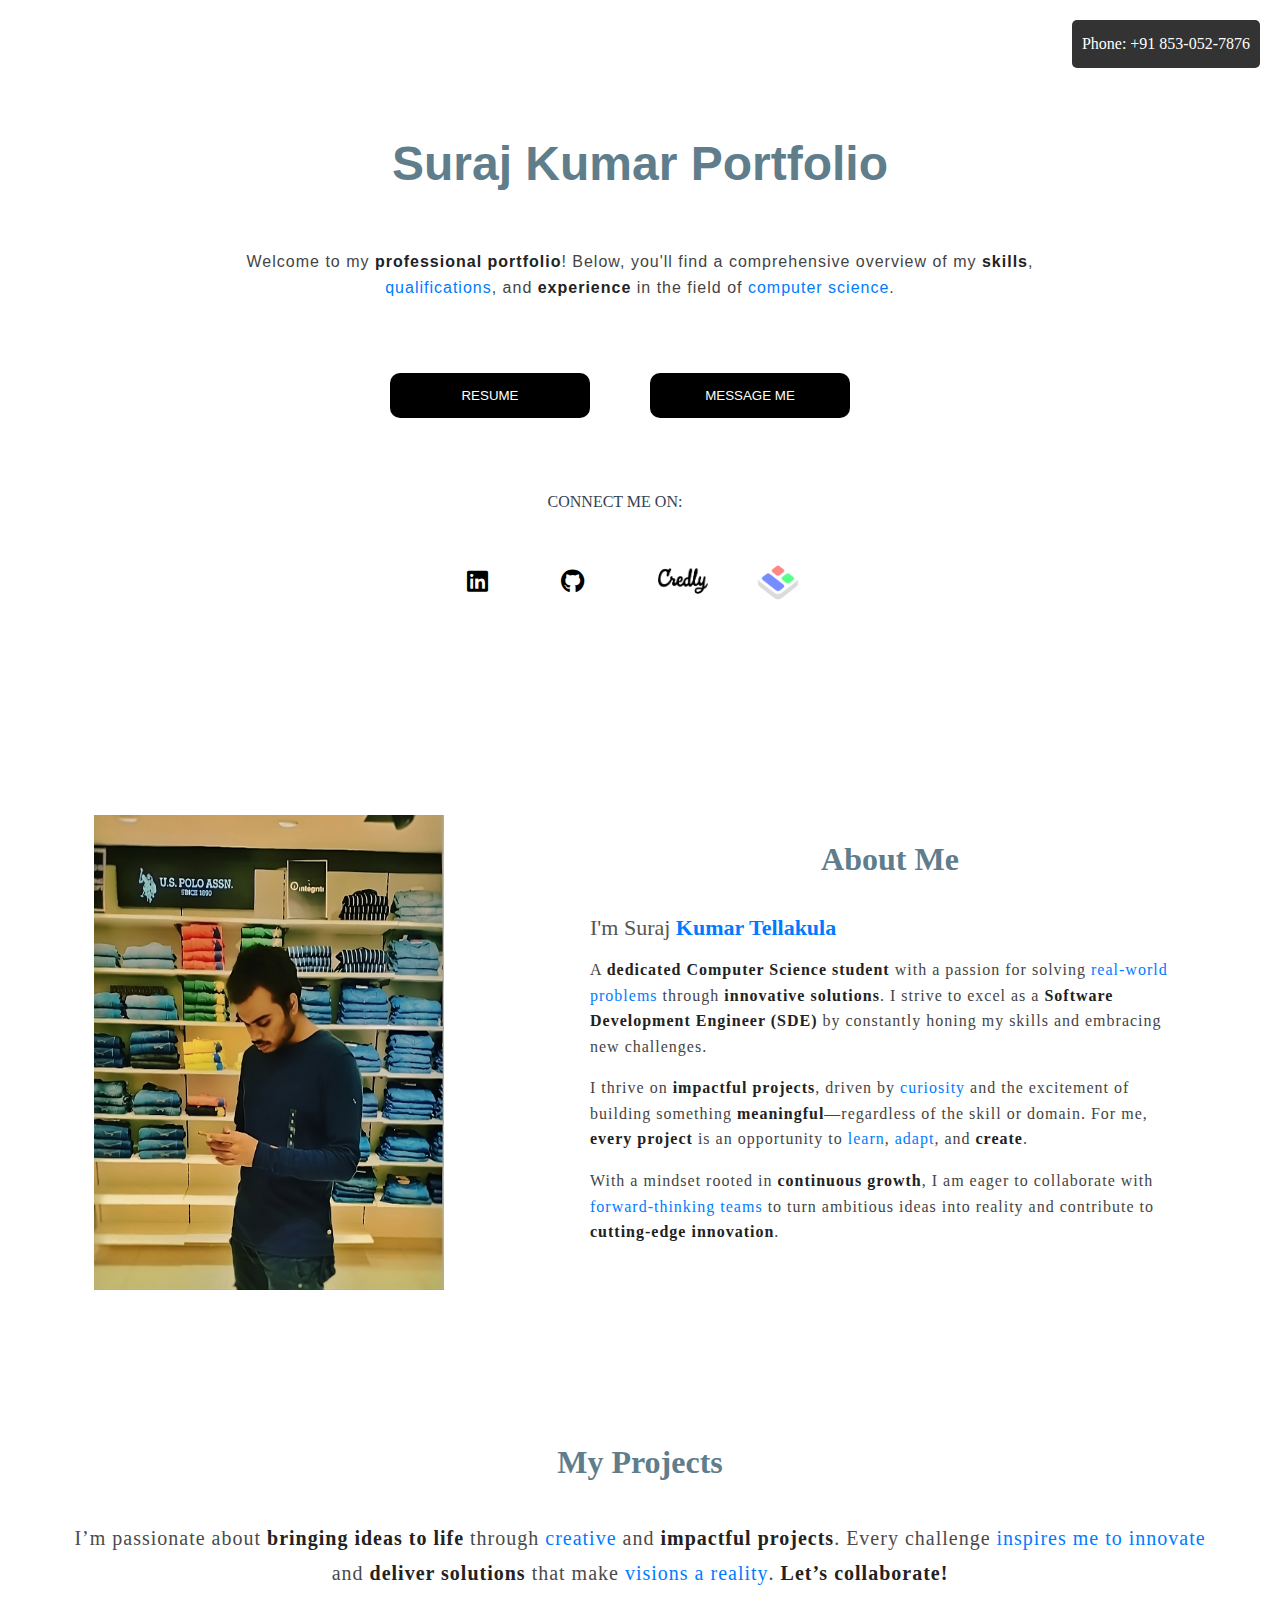
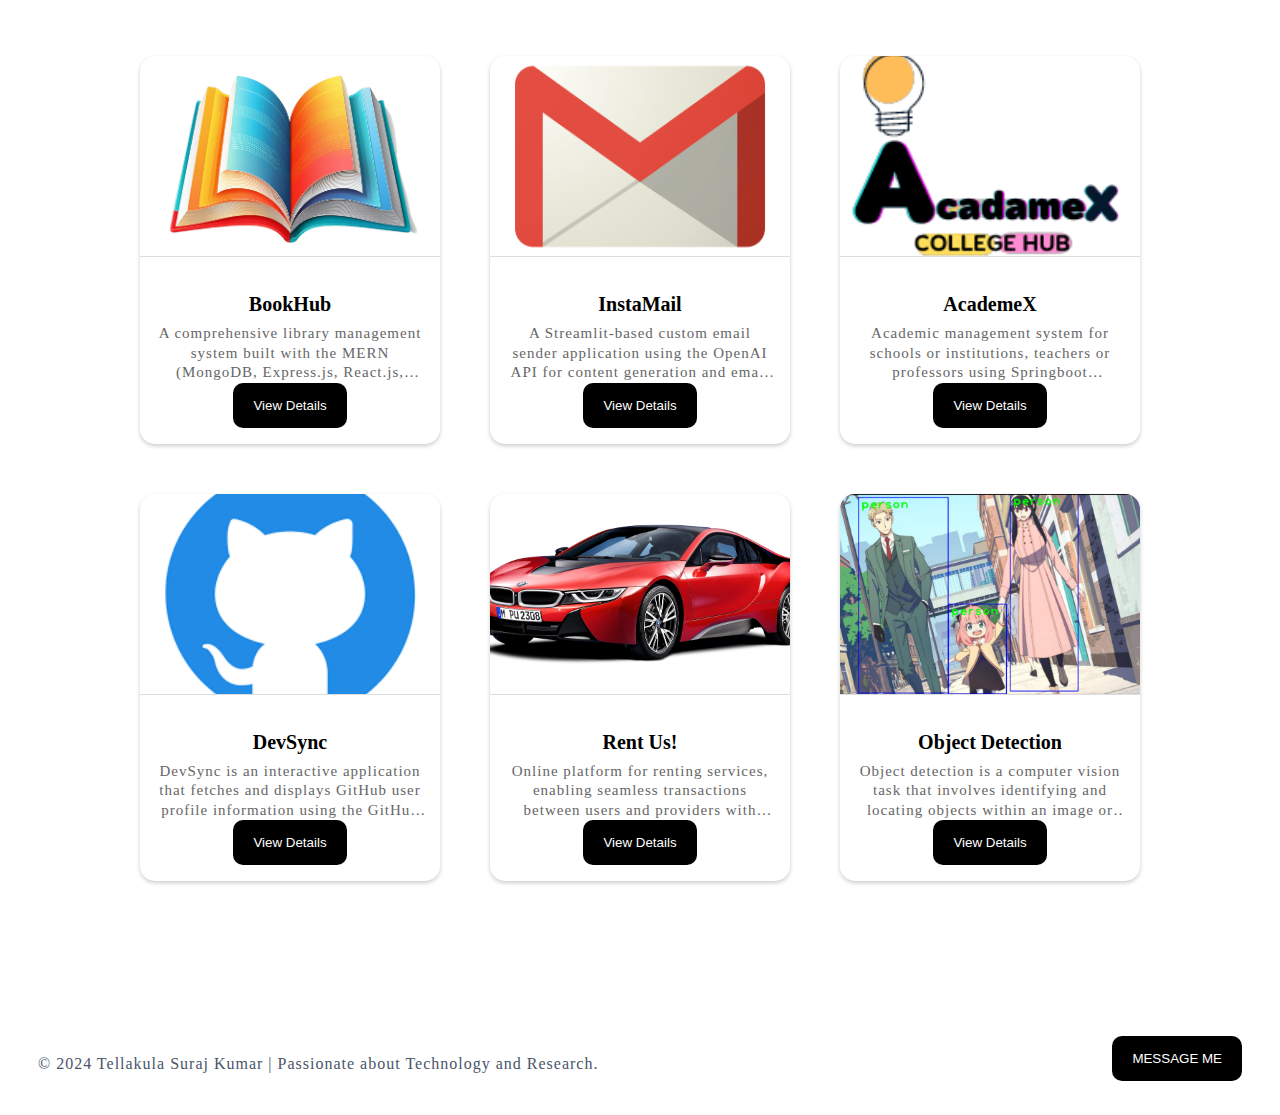
<file: Portfolio/index.html>
<html>

<head>
  <meta charset="UTF-8">
  <meta name="viewport" content="width=device-width, initial-scale=1.0">
  <link rel="icon" href="images/s-logo.png" type="image/png">
  <title>Portfolio | Suraj Kumar Tellakula</title>
  <link href="https://cdnjs.cloudflare.com/ajax/libs/font-awesome/5.10.0/css/all.min.css" rel="stylesheet">
  <link rel="stylesheet" href="test.css">
</head>

<body>
  <div class="phone-number">Phone: +91 853-052-7876</div>

  <div class="Typography Typography--h1 Typography--blue-gray">
    Suraj Kumar Portfolio
  </div>

  <div class="text-container text-container--lead text-container--gray">
    <p>
      Welcome to my <strong>professional portfolio</strong>! Below, you'll find a
      comprehensive overview of my <strong>skills</strong>,<br>
      <em>qualifications</em>, and <strong>experience</strong> in the field of
      <em>computer science</em>.
    </p>
  </div>

  <div class="center">
    <button class="button"
      onclick="window.open('https://drive.google.com/file/d/1PHxnhTePrU3QAh32-dowox5C7V7dzEhI/view?usp=sharing', '_blank')">RESUME</button>
    <button class="button" onclick="window.location.href = 'mailto:surajkumar.ayanokoji.7@gmail.com'">MESSAGE
      ME</button>
  </div>

  <div class="alpha">
    Connect me on:
  </div>
  <div>
    <ul class="wrapper">
      <li class="icon linkedin">
        <span><a href="https://www.linkedin.com/in/surajkumar25/" target="_blank"><i
              class="fab fa-linkedin"></i></a></span>
      </li>
      <li class="icon github">
        <span><a href="https://github.com/Surajk7725" target="_blank"><i class="fab fa-github"></i></a></span>
      </li>
      <li class="icon credly">
        <span><a href="https://www.credly.com/users/suraj-kumar.0e647258" target="_blank"><img src="images/credly.png"
              alt="Credly Logo" class="icon" /></a></span>
      </li>

      <li class="icon bento">
        <span><a href="https://bento.me/surajkumar7725" target="_blank"><img src="images/bento.png" alt="Bento Logo"
              class="icon" /></a></span>
      </li>
    </ul>
  </div>

  <section class="about-us">
    <div class="about">
      <img src="images/suraj.jpeg" alt="Picture of Suraj" class="pic">
      <div class="text">
        <h2 class="text-blue-gray text-center">About Me</h2>
        <h5>I'm Suraj <span>Kumar Tellakula</span></h5>
        <p>
          A <strong>dedicated Computer Science student</strong> with a passion for solving <em>real-world problems</em>
          through <strong>innovative solutions</strong>. I strive to excel as a <strong>Software Development Engineer
            (SDE)</strong> by constantly honing my skills and embracing new challenges.
        </p>
        <p>
          I thrive on <strong>impactful projects</strong>, driven by <em>curiosity</em> and the excitement of building
          something <strong>meaningful</strong>—regardless of the skill or domain. For me, <strong>every
            project</strong> is an opportunity to <em>learn</em>, <em>adapt</em>, and <strong>create</strong>.
        </p>
        <p>
          With a mindset rooted in <strong>continuous growth</strong>, I am eager to collaborate with
          <em>forward-thinking teams</em> to turn ambitious ideas into reality and contribute to <strong>cutting-edge
            innovation</strong>.
        </p>
      </div>
    </div>
  </section>

  <div class="container mx-auto text-center">
    <div>
      <h2 class="text-blue-gray text-center">My Projects</h2>

      <p class="lead mx-auto w-full px-4 font-normal text-gray-500 lg:w-6/12 centered-text">
        I’m passionate about <strong>bringing ideas to life</strong> through
        <em>creative</em> and <strong>impactful projects</strong>. Every challenge
        <em>inspires me to innovate</em> and <strong>deliver solutions</strong> that make
        <em>visions a reality</em>. <strong>Let’s collaborate!</strong>
      </p>
    </div>

    <div class="card-row">
      <div class="card">
        <img src="images/books.png">
        <div class="card-content">
          <h3>BookHub</h3>
          <p class="centered-text">A comprehensive library management system built with the MERN (MongoDB, Express.js,
            React.js, Node.js) stack.</p>
          <button class="button-1" onclick="window.open('https://books-frontend-xu1t.onrender.com/', '_blank')">View
            Details</button>
        </div>
      </div>

      <div class="card">
        <img src="images/mail.png">
        <div class="card-content">
          <h3>InstaMail</h3>
          <p class="centered-text">A Streamlit-based custom email sender application using the OpenAI API for content
            generation and email delivery.</p>
          <button class="button-1" onclick="window.open('https://github.com/Surajk7725/InstaMail', '_blank')">View
            Details</button>
        </div>
      </div>

      <div class="card">
        <img src="images/prjct-6.png">
        <div class="card-content">
          <h3>AcademeX</h3>
          <p class="centered-text">Academic management system for schools or institutions, teachers or professors using
            Springboot Framework.</p>
          <button class="button-1" onclick="window.open('https://github.com/Surajk7725/SDP_JFSD', '_blank')">View
            Details</button>
        </div>
      </div>

      <div class="card">
        <img src="images/prjct-2.png">
        <div class="card-content">
          <h3>DevSync</h3>
          <p class="centered-text">DevSync is an interactive application that fetches and displays GitHub user profile
            information using the GitHub API.</p>
          <button class="button-1" onclick="window.open('https://dev-sync-github.vercel.app/', '_blank')">View
            Details</button>
        </div>
      </div>

      <div class="card">
        <img src="images/prjct-8.png">
        <div class="card-content">
          <h3>Rent Us!</h3>
          <p class="centered-text">Online platform for renting services, enabling seamless transactions between users
            and providers with Django.</p>
          <button class="button-1" onclick="window.open('http://sk7ayanokoji.pythonanywhere.com/', '_blank')">View
            Details</button>
        </div>
      </div>

      <div class="card">
        <img src="images/prjct-3.png">
        <div class="card-content">
          <h3>Object Detection</h3>
          <p class="centered-text">Object detection is a computer vision task that involves identifying and locating
            objects within an image or video stream. </p>
          <button class="button-1"
            onclick="window.open('https://github.com/Surajk7725/Object_Detection', '_blank')">View Details</button>
        </div>
      </div>
    </div>
  </div>


  <footer class="footer">
    <div>
      <p class="text-center font-normal text-gray-700">
        &copy; 2024 Tellakula Suraj Kumar | Passionate about Technology and Research.
      </p>
      <button class="button-2" onclick="window.location.href = 'mailto:surajkumar.ayanokoji.7@gmail.com'">MESSAGE
        ME</button>
    </div>
  </footer>

</body>

</html>
</file>
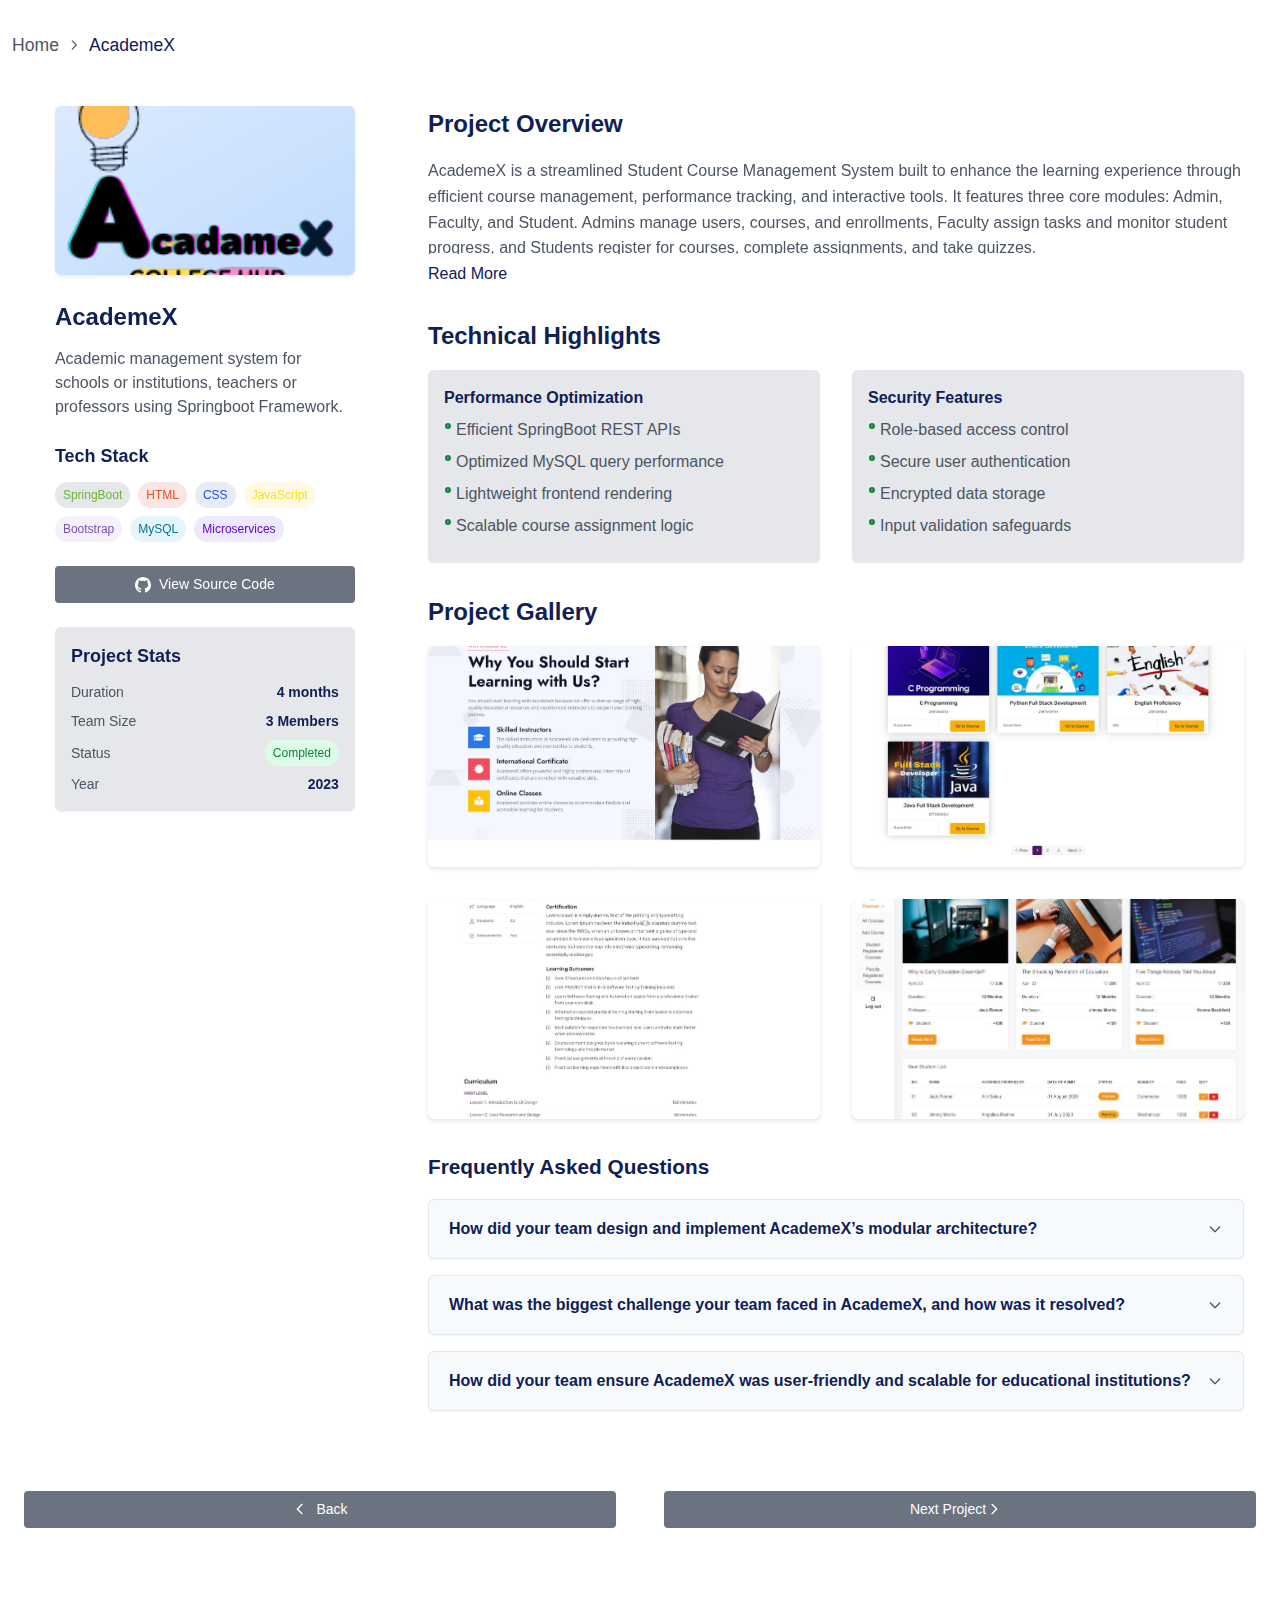
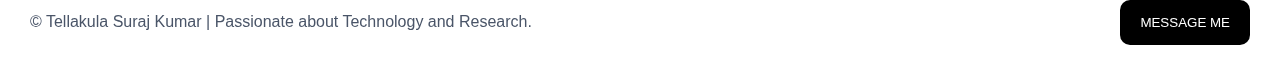
<file: Portfolio/academex.html>
<!DOCTYPE html>
<html lang="en">

<head>
    <meta charset="UTF-8">
    <meta name="viewport" content="width=device-width, initial-scale=1.0">
    <link rel="icon" href="images/s-logo.png" type="image/png">
    <title>View Project Details | Suraj Kumar Tellakula</title>
    <link href="https://cdnjs.cloudflare.com/ajax/libs/font-awesome/5.10.0/css/all.min.css" rel="stylesheet">
    <link rel="stylesheet" href="details.css">
</head>

<body>
   <!-- Breadcrumb Navigation -->
    <section class="breadcrumb">
        <div class="container">
            <nav>
                <a href="index.html">Home</a>
                <svg fill="none" stroke="currentColor" viewBox="0 0 24 24">
                    <path stroke-linecap="round" stroke-linejoin="round" stroke-width="2" d="M9 5l7 7-7 7" />
                </svg>
                <span>AcademeX</span>
            </nav>
        </div>
    </section>

    <!-- Main Content -->
    <section class="main-content">
        <div class="content-container">
            <div class="container">
                <div class="grid-container">
                    <!-- Sidebar -->
                    <div class="sidebar-container">
                        <div class="sidebar-content">
                            <!-- Project Hero Image -->
                            <div class="hero-image-container">
                                <img src="images/prjct-6.png" alt="AcademeX" class="hero-image" loading="lazy" />
                            </div>

                            <!-- Project Title & Info -->
                            <div class="project-info">
                                <h1 class="project-title">AcademeX</h1>
                                <p class="project-description">Academic management system for schools or institutions, teachers or professors using Springboot Framework.</p>
                            </div>

                            <!-- Tech Stack -->
                            <div class="tech-stack">
                                <h3 class="tech-stack-title">Tech Stack</h3>
                                <div class="tech-tags">
                                    <span class="tech-tag spring-boot">SpringBoot</span>
                                    <span class="tech-tag html">HTML</span>
                                    <span class="tech-tag css">CSS</span>
                                    <span class="tech-tag javascript">JavaScript</span>
                                    <span class="tech-tag bootstrap">Bootstrap</span>
                                    <span class="tech-tag mysql">MySQL</span>
                                    <span class="tech-tag microservices">Microservices</span>
                                </div>
                            </div>

                            <!-- Project Links -->
                            <div class="project-links">
                                <a href="https://github.com/Surajk7725/SDP_JFSD" class="btn btn-secondary">
                                    <svg class="btn-icon" fill="currentColor" viewBox="0 0 24 24">
                                        <path
                                            d="M12 0c-6.626 0-12 5.373-12 12 0 5.302 3.438 9.8 8.207 11.387.599.111.793-.261.793-.577v-2.234c-3.338.726-4.033-1.416-4.033-1.416-.546-1.387-1.333-1.756-1.333-1.756-1.089-.745.083-.729.083-.729 1.205.084 1.839 1.237 1.839 1.237 1.07 1.834 2.807 1.304 3.492.997.107-.775.418-1.305.762-1.604-2.665-.305-5.467-1.334-5.467-5.931 0-1.311.469-2.381 1.236-3.221-.124-.303-.535-1.524.117-3.176 0 0 1.008-.322 3.301 1.23.957-.266 1.983-.399 3.003-.404 1.02.005 2.047.138 3.006.404 2.291-1.552 3.297-1.23 3.297-1.23.653 1.653.242 2.874.118 3.176.77.84 1.235 1.911 1.235 3.221 0 4.609-2.807 5.624-5.479 5.921.43.372.823 1.102.823 2.222v3.293c0 .319.192.694.801.576 4.765-1.589 8.199-6.086 8.199-11.386 0-6.627-5.373-12-12-12z" />
                                    </svg>
                                    View Source Code
                                </a>
                            </div>

                            <!-- Project Stats -->
                            <div class="stats-card">
                                <h4 class="stats-title">Project Stats</h4>
                                <div class="stats-list">
                                    <div class="stats-item">
                                        <span class="stats-label">Duration</span>
                                        <span class="stats-value">4 months</span>
                                    </div>
                                    <div class="stats-item">
                                        <span class="stats-label">Team Size</span>
                                        <span class="stats-value">3 Members</span>
                                    </div>
                                    <div class="stats-item">
                                        <span class="stats-label">Status</span>
                                        <span class="status-badge">Completed</span>
                                    </div>
                                    <div class="stats-item">
                                        <span class="stats-label">Year</span>
                                        <span class="stats-value">2023</span>
                                    </div>
                                </div>
                            </div>
                        </div>
                    </div>

                    <!-- Content Area -->
                    <div class="content-area">
                        <!-- Project Overview -->
                        <div class="overview-container">
                            <h2 class="text-3xl font-bold" style="color: var(--primary);">Project Overview</h2>
                            <div class="prose mt-6">
                                <div class="overview-text">
                                    <p>
                                        AcademeX is a streamlined Student Course Management System built to enhance the learning experience 
                                        through efficient course management, performance tracking, and interactive tools. It features three core modules: 
                                        Admin, Faculty, and Student. Admins manage users, courses, and enrollments, Faculty assign tasks and monitor 
                                        student progress, and Students register for courses, complete assignments, and take quizzes.
                                    </p>
                                    <p>
                                        Built with SpringBoot for robust backend logic, MySQL for reliable data storage, and HTML/CSS/JavaScript for a 
                                        responsive frontend, AcademeX ensures seamless navigation and centralized resource access, making it adaptable 
                                        for various educational settings while promoting student engagement and administrative efficiency.
                                    </p>
                                </div>
                                <span class="read-more" onclick="toggleOverview()">Read More</span>
                            </div>
                        </div>

                        <!-- Technical Highlights -->
                        <div class="overview-container">
                            <h2 class="text-3xl font-bold" style="color: var(--primary);">Technical Highlights</h2>
                            <div class="technical-grid mt-6">
                                <div class="technical-card">
                                    <h4 class="text-lg font-semibold" style="color: var(--primary);">Performance
                                        Optimization</h4>
                                    <ul class="technical-list mt-3" style="color: var(--text-secondary);">
                                        <li>
                                            <svg class="w-0.5rem h-0.5rem" style="color: var(--success);"
                                                fill="currentColor" viewBox="0 0 24 24">
                                                <path d="M9 12l2 2 4-4m6 2a9 9 0 11-18 0 9 9 0 0118 0z" />
                                            </svg>
                                            Efficient SpringBoot REST APIs
                                        </li>
                                        <li>
                                            <svg class="w-0.5rem h-0.5rem" style="color: var(--success);"
                                                fill="currentColor" viewBox="0 0 24 24">
                                                <path d="M9 12l2 2 4-4m6 2a9 9 0 11-18 0 9 9 0 0118 0z" />
                                            </svg>
                                            Optimized MySQL query performance
                                        </li>
                                        <li>
                                            <svg class="w-0.5rem h-0.5rem" style="color: var(--success);"
                                                fill="currentColor" viewBox="0 0 24 24">
                                                <path d="M9 12l2 2 4-4m6 2a9 9 0 11-18 0 9 9 0 0118 0z" />
                                            </svg>
                                            Lightweight frontend rendering
                                        </li>
                                        <li>
                                            <svg class="w-0.5rem h-0.5rem" style="color: var(--success);"
                                                fill="currentColor" viewBox="0 0 24 24">
                                                <path d="M9 12l2 2 4-4m6 2a9 9 0 11-18 0 9 9 0 0118 0z" />
                                            </svg>
                                            Scalable course assignment logic
                                        </li>
                                    </ul>
                                </div>
                                <div class="technical-card">
                                    <h4 class="text-lg font-semibold" style="color: var(--primary);">Security Features
                                    </h4>
                                    <ul class="technical-list mt-3" style="color: var(--text-secondary);">
                                        <li>
                                            <svg class="w-0.5rem h-0.5rem" style="color: var(--success);"
                                                fill="currentColor" viewBox="0 0 24 24">
                                                <path d="M9 12l2 2 4-4m6 2a9 9 0 11-18 0 9 9 0 0118 0z" />
                                            </svg>
                                            Role-based access control
                                        </li>
                                        <li>
                                            <svg class="w-0.5rem h-0.5rem" style="color: var(--success);"
                                                fill="currentColor" viewBox="0 0 24 24">
                                                <path d="M9 12l2 2 4-4m6 2a9 9 0 11-18 0 9 9 0 0118 0z" />
                                            </svg>
                                            Secure user authentication
                                        </li>
                                        <li>
                                            <svg class="w-0.5rem h-0.5rem" style="color: var(--success);"
                                                fill="currentColor" viewBox="0 0 24 24">
                                                <path d="M9 12l2 2 4-4m6 2a9 9 0 11-18 0 9 9 0 0118 0z" />
                                            </svg>
                                            Encrypted data storage
                                        </li>
                                        <li>
                                            <svg class="w-0.5rem h-0.5rem" style="color: var(--success);"
                                                fill="currentColor" viewBox="0 0 24 24">
                                                <path d="M9 12l2 2 4-4m6 2a9 9 0 11-18 0 9 9 0 0118 0z" />
                                            </svg>
                                            Input validation safeguards
                                        </li>
                                    </ul>
                                </div>
                            </div>
                        </div>

                        <!-- Project Gallery -->
                        <div class="overview-container">
                            <h2 class="text-3xl font-bold" style="color: var(--primary);">Project Gallery</h2>
                            <div class="gallery-grid mt-6">
                                <div class="gallery-item"
                                    style="background: linear-gradient(to bottom right, var(--primary-100), #bfdbfe);">
                                    <img src="details/academex-1.jpeg" alt="Landing Page" loading="lazy" />
                                </div>
                                <div class="gallery-item"
                                    style="background: linear-gradient(to bottom right, var(--success-100), #bbf7d0);">
                                    <img src="details/academex-2.jpeg" alt="My Courses" loading="lazy" />
                                </div>
                                <div class="gallery-item"
                                    style="background: linear-gradient(to bottom right, var(--accent-100), #e9d5ff);">
                                    <img src="details/academex-3.jpeg" alt="Course Details" loading="lazy" />
                                </div>
                                <div class="gallery-item"
                                    style="background: linear-gradient(to bottom right, var(--secondary-100), #d1d5db);">
                                    <img src="details/academex-4.jpeg" alt="Admin Page" loading="lazy" />
                                </div>
                            </div>
                        </div>


                        <!-- Frequency Asked Questions -->
                        <div class="faq-container">
                            <h2 class="faq-title">Frequently Asked Questions</h2>
                            <div class="faq-items">
                                <!-- FAQ Item 1 -->
                                <div class="faq-card">
                                    <button class="faq-toggle" data-target="faq-1">
                                        <h3 class="faq-question">How did your team design and implement AcademeX’s modular architecture?
                                        </h3>
                                        <svg fill="none" stroke="currentColor" viewBox="0 0 24 24">
                                            <path stroke-linecap="round" stroke-linejoin="round" stroke-width="2"
                                                d="M19 9l-7 7-7-7" />
                                        </svg>
                                    </button>
                                    <div id="faq-1" class="faq-content">
                                        <p>
                                            Our team designed AcademeX with a modular architecture using SpringBoot to create distinct 
                                            Admin, Faculty, and Student modules, each accessible via specific endpoints (/admin, /faculty, /student). 
                                            We implemented RESTful APIs to handle CRUD operations for users, courses, and enrollments, with MySQL 
                                            storing relational data like student-course mappings and faculty assignments.
                                        </p>
                                        <p>
                                           The frontend, built with HTML, CSS, and JavaScript, provided a responsive interface for each module, 
                                           ensuring smooth navigation. SpringBoot’s dependency injection and MVC pattern separated concerns, while 
                                           role-based authentication ensured secure access, allowing admins to manage users, faculty to track performance, 
                                           and students to engage with tasks and quizzes efficiently.
                                        </p>
                                    </div>
                                </div>

                                <!-- FAQ Item 2 -->
                                <div class="faq-card">
                                    <button class="faq-toggle" data-target="faq-2">
                                        <h3 class="faq-question">What was the biggest challenge your team faced in AcademeX, and how was it resolved?
                                        </h3>
                                        <svg fill="none" stroke="currentColor" viewBox="0 0 24 24">
                                            <path stroke-linecap="round" stroke-linejoin="round" stroke-width="2"
                                                d="M19 9l-7 7-7-7" />
                                        </svg>
                                    </button>
                                    <div id="faq-2" class="faq-content">
                                        <p>
                                            The biggest challenge was managing complex SpringBoot mappings for students with courses, students with faculty, 
                                            and faculty with courses, as incorrect relationships led to errors like students seeing unassigned courses or 
                                            faculty accessing wrong student data. Additionally, integrating the OpenAI API to handle student queries was 
                                            tricky due to inconsistent response formatting and API rate limits.
                                        </p>
                                        <p>
                                            We resolved the mapping issues by carefully designing MySQL schema with proper foreign keys and using Spring Data JPA 
                                            to streamline queries, thoroughly testing relationships to ensure accuracy. For the OpenAI API, we implemented structured prompts, 
                                            added error handling for rate limits, and cached frequent queries to reduce API calls, ensuring reliable query responses for students.
                                        </p>

                                    </div>
                                </div>

                                <!-- FAQ Item 3 -->
                                <div class="faq-card">
                                    <button class="faq-toggle" data-target="faq-3">
                                        <h3 class="faq-question">How did your team ensure AcademeX was user-friendly and scalable for educational institutions?</h3>
                                        <svg fill="none" stroke="currentColor" viewBox="0 0 24 24">
                                            <path stroke-linecap="round" stroke-linejoin="round" stroke-width="2"
                                                d="M19 9l-7 7-7-7" />
                                        </svg>
                                    </button>
                                    <div id="faq-3" class="faq-content">
                                        <p>
                                          To ensure user-friendliness, we created a single login page where usernames and passwords 
                                          are verified, redirecting users to their respective Admin, Faculty, or Student module based 
                                          on their role, simplifying access for all users. The intuitive interface, built with HTML, CSS, 
                                          and JavaScript, uses clear navigation and responsive design to work seamlessly across devices, 
                                          making it easy for students to register for courses or faculty to assign tasks.  
                                        </p>
                                        <p>
                                          For scalability, SpringBoot’s REST APIs and MySQL’s optimized queries handle large datasets, like 
                                          thousands of students or courses, efficiently. We also implemented load-balanced endpoints and cached 
                                          frequent data accesses to support growing institutional needs, ensuring AcademeX remains robust and \
                                          accessible in real-world educational environments.
                                        </p>
                                    </div>
                                </div>

                            </div>
                        </div>

                    </div>

                </div>
            </div>

            <!-- Navigation Buttons -->
            <div class="navigation-buttons">
                <a href="index.html" class="btn btn-secondary">
                    <svg class="btn-icon" fill="none" stroke="currentColor" viewBox="0 0 24 24">
                        <path stroke-linecap="round" stroke-linejoin="round" stroke-width="2" d="M15 19l-7-7 7-7" />
                    </svg>
                    Back
                </a>
                <a href="devsync.html" class="btn btn-secondary">
                    Next Project
                    <svg class="btn-icon" fill="none" stroke="currentColor" viewBox="0 0 24 24">
                        <path stroke-linecap="round" stroke-linejoin="round" stroke-width="2" d="M9 5l7 7-7 7" />
                    </svg>
                </a>
            </div>

        </div>
    </section>



    <footer class="footer">
        <div>
          <p class="text-center font-normal text-gray-700">
            &copy; <span id="year"></span> Tellakula Suraj Kumar | Passionate about Technology and Research.
          </p>
          <button class="button-2" onclick="window.location.href = 'mailto:surajkumar.ayanokoji.7@gmail.com'">MESSAGE
            ME</button>
        </div>
    </footer>

    <script src="details.js"></script>
</body>

</html>
</file>
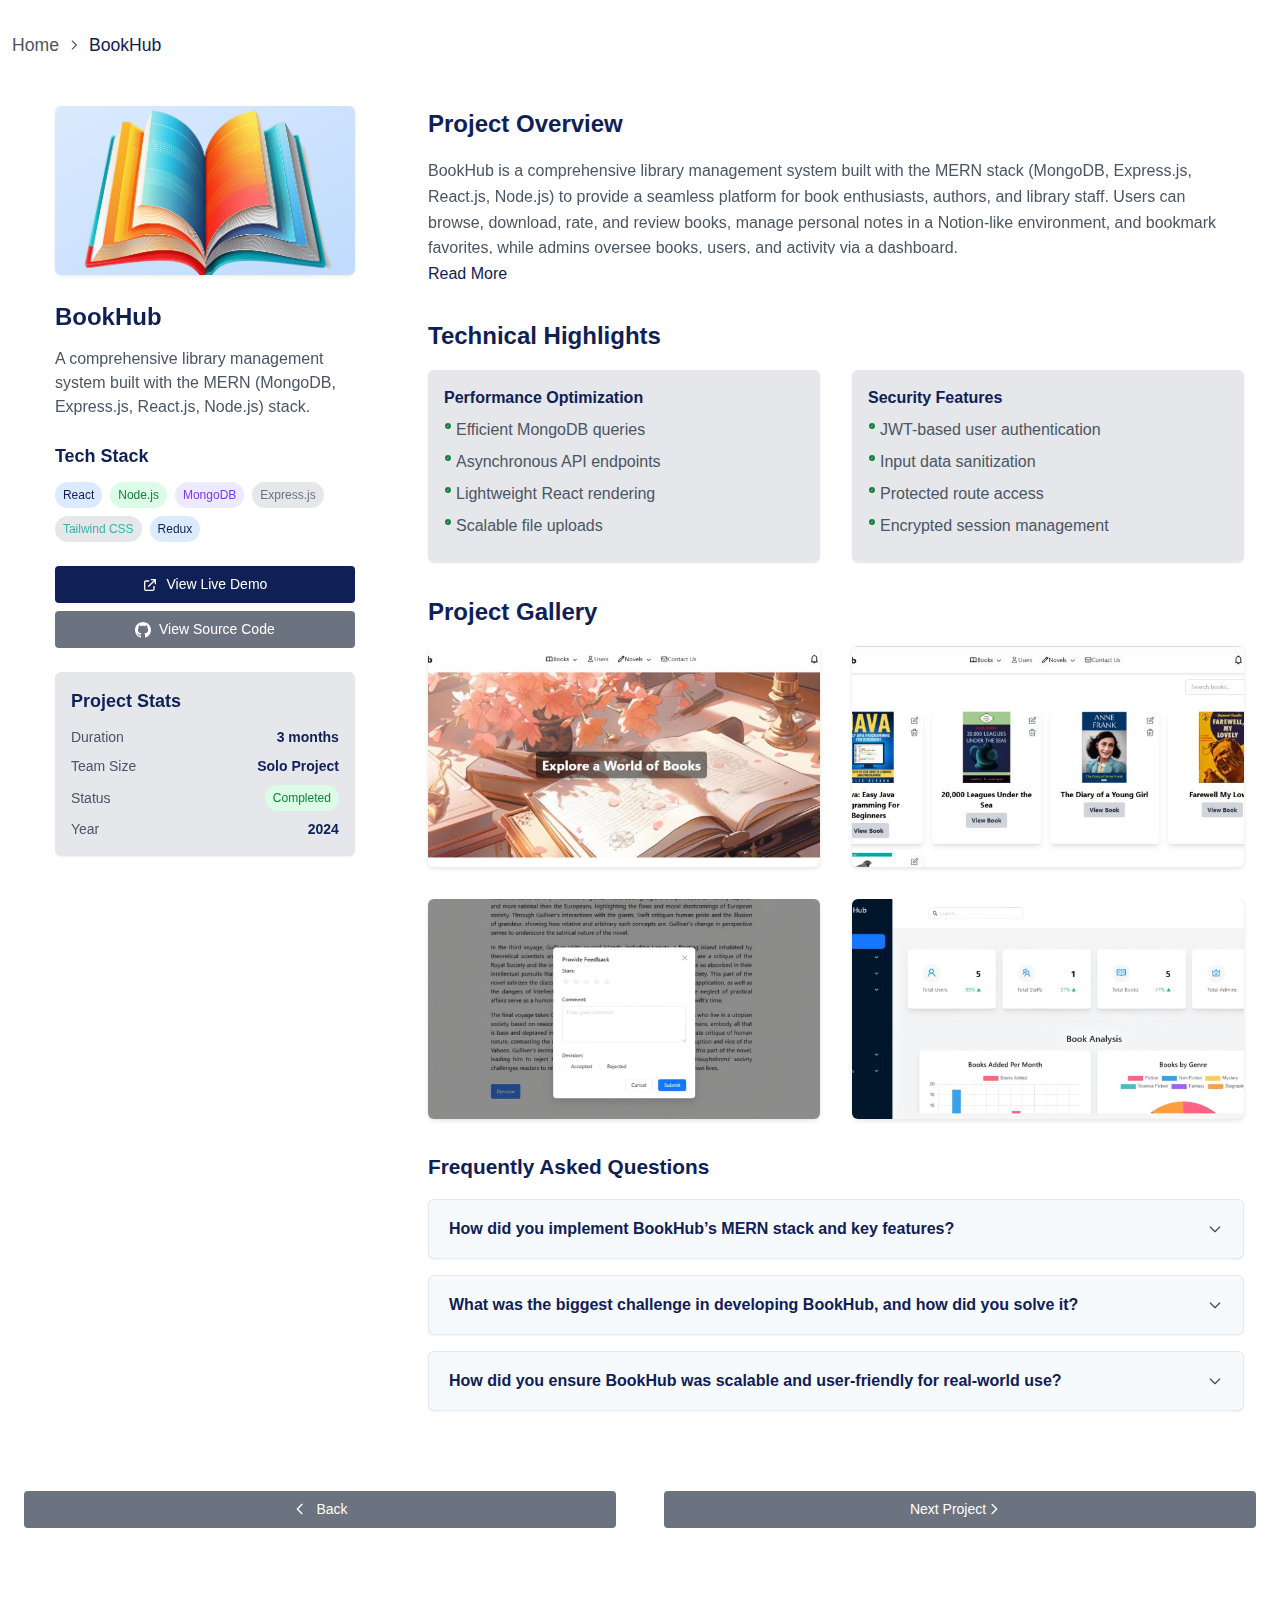
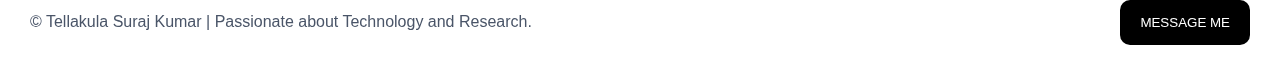
<file: Portfolio/bookhub.html>
<!DOCTYPE html>
<html lang="en">

<head>
    <meta charset="UTF-8">
    <meta name="viewport" content="width=device-width, initial-scale=1.0">
    <link rel="icon" href="images/s-logo.png" type="image/png">
    <title>View Project Details | Suraj Kumar Tellakula</title>
    <link href="https://cdnjs.cloudflare.com/ajax/libs/font-awesome/5.10.0/css/all.min.css" rel="stylesheet">
    <link rel="stylesheet" href="details.css">
</head>

<body>
   <!-- Breadcrumb Navigation -->
    <section class="breadcrumb">
        <div class="container">
            <nav>
                <a href="index.html">Home</a>
                <svg fill="none" stroke="currentColor" viewBox="0 0 24 24">
                    <path stroke-linecap="round" stroke-linejoin="round" stroke-width="2" d="M9 5l7 7-7 7" />
                </svg>
                <span>BookHub</span>
            </nav>
        </div>
    </section>

    <!-- Main Content -->
    <section class="main-content">
        <div class="content-container">
            <div class="container">
                <div class="grid-container">
                    <!-- Sidebar -->
                    <div class="sidebar-container">
                        <div class="sidebar-content">
                            <!-- Project Hero Image -->
                            <div class="hero-image-container">
                                <img src="images/books.png" alt="BookHub" class="hero-image" loading="lazy" />
                            </div>

                            <!-- Project Title & Info -->
                            <div class="project-info">
                                <h1 class="project-title">BookHub</h1>
                                <p class="project-description">A comprehensive library management system built with the MERN (MongoDB, Express.js, React.js, Node.js)
                                     stack.</p>
                            </div>

                            <!-- Tech Stack -->
                            <div class="tech-stack">
                                <h3 class="tech-stack-title">Tech Stack</h3>
                                <div class="tech-tags">
                                    <span class="tech-tag react">React</span>
                                    <span class="tech-tag node">Node.js</span>
                                    <span class="tech-tag mongodb">MongoDB</span>
                                    <span class="tech-tag express">Express.js</span>
                                    <span class="tech-tag tailwind-css">Tailwind CSS</span>
                                    <span class="tech-tag redux">Redux</span>
                                </div>
                            </div>

                            <!-- Project Links -->
                            <div class="project-links">
                                <a href="https://books-frontend-xu1t.onrender.com/" class="btn btn-primary">
                                    <svg class="btn-icon" fill="none" stroke="currentColor" viewBox="0 0 24 24">
                                        <path stroke-linecap="round" stroke-linejoin="round" stroke-width="2"
                                            d="M10 6H6a2 2 0 00-2 2v10a2 2 0 002 2h10a2 2 0 002-2v-4M14 4h6m0 0v6m0-6L10 14" />
                                    </svg>
                                    View Live Demo
                                </a>
                                <a href="https://github.com/Surajk7725/Books" class="btn btn-secondary">
                                    <svg class="btn-icon" fill="currentColor" viewBox="0 0 24 24">
                                        <path
                                            d="M12 0c-6.626 0-12 5.373-12 12 0 5.302 3.438 9.8 8.207 11.387.599.111.793-.261.793-.577v-2.234c-3.338.726-4.033-1.416-4.033-1.416-.546-1.387-1.333-1.756-1.333-1.756-1.089-.745.083-.729.083-.729 1.205.084 1.839 1.237 1.839 1.237 1.07 1.834 2.807 1.304 3.492.997.107-.775.418-1.305.762-1.604-2.665-.305-5.467-1.334-5.467-5.931 0-1.311.469-2.381 1.236-3.221-.124-.303-.535-1.524.117-3.176 0 0 1.008-.322 3.301 1.23.957-.266 1.983-.399 3.003-.404 1.02.005 2.047.138 3.006.404 2.291-1.552 3.297-1.23 3.297-1.23.653 1.653.242 2.874.118 3.176.77.84 1.235 1.911 1.235 3.221 0 4.609-2.807 5.624-5.479 5.921.43.372.823 1.102.823 2.222v3.293c0 .319.192.694.801.576 4.765-1.589 8.199-6.086 8.199-11.386 0-6.627-5.373-12-12-12z" />
                                    </svg>
                                    View Source Code
                                </a>
                            </div>

                            <!-- Project Stats -->
                            <div class="stats-card">
                                <h4 class="stats-title">Project Stats</h4>
                                <div class="stats-list">
                                    <div class="stats-item">
                                        <span class="stats-label">Duration</span>
                                        <span class="stats-value">3 months</span>
                                    </div>
                                    <div class="stats-item">
                                        <span class="stats-label">Team Size</span>
                                        <span class="stats-value">Solo Project</span>
                                    </div>
                                    <div class="stats-item">
                                        <span class="stats-label">Status</span>
                                        <span class="status-badge">Completed</span>
                                    </div>
                                    <div class="stats-item">
                                        <span class="stats-label">Year</span>
                                        <span class="stats-value">2024</span>
                                    </div>
                                </div>
                            </div>
                        </div>
                    </div>

                    <!-- Content Area -->
                    <div class="content-area">
                        <!-- Project Overview -->
                        <div class="overview-container">
                            <h2 class="text-3xl font-bold" style="color: var(--primary);">Project Overview</h2>
                            <div class="prose mt-6">
                                <div class="overview-text">
                                    <p>
                                        BookHub is a comprehensive library management system built with the MERN stack 
                                        (MongoDB, Express.js, React.js, Node.js) to provide a seamless platform for book enthusiasts, 
                                        authors, and library staff. Users can browse, download, rate, and review books, manage 
                                        personal notes in a Notion-like environment, and bookmark favorites, while admins oversee books, 
                                        users, and activity via a dashboard.
                                    </p>
                                    <p>
                                        The system supports aspiring authors by allowing them to draft and publish novels, with features 
                                        like file uploads (via Multer) for books and images, email notifications (via Nodemailer) for updates, 
                                        and secure authentication (via JWT). Tailwind CSS ensures a responsive, modern UI, and MongoDB handles
                                        flexible data storage, making BookHub an intuitive and feature-rich platform for real-world library and 
                                        publishing needs.
                                    </p>
                                </div>
                                <span class="read-more" onclick="toggleOverview()">Read More</span>
                            </div>
                        </div>

                        <!-- Technical Highlights -->
                        <div class="overview-container">
                            <h2 class="text-3xl font-bold" style="color: var(--primary);">Technical Highlights</h2>
                            <div class="technical-grid mt-6">
                                <div class="technical-card">
                                    <h4 class="text-lg font-semibold" style="color: var(--primary);">Performance
                                        Optimization</h4>
                                    <ul class="technical-list mt-3" style="color: var(--text-secondary);">
                                        <li>
                                            <svg class="w-0.5rem h-0.5rem" style="color: var(--success);"
                                                fill="currentColor" viewBox="0 0 24 24">
                                                <path d="M9 12l2 2 4-4m6 2a9 9 0 11-18 0 9 9 0 0118 0z" />
                                            </svg>
                                            Efficient MongoDB queries
                                        </li>
                                        <li>
                                            <svg class="w-0.5rem h-0.5rem" style="color: var(--success);"
                                                fill="currentColor" viewBox="0 0 24 24">
                                                <path d="M9 12l2 2 4-4m6 2a9 9 0 11-18 0 9 9 0 0118 0z" />
                                            </svg>
                                            Asynchronous API endpoints
                                        </li>
                                        <li>
                                            <svg class="w-0.5rem h-0.5rem" style="color: var(--success);"
                                                fill="currentColor" viewBox="0 0 24 24">
                                                <path d="M9 12l2 2 4-4m6 2a9 9 0 11-18 0 9 9 0 0118 0z" />
                                            </svg>
                                            Lightweight React rendering
                                        </li>
                                        <li>
                                            <svg class="w-0.5rem h-0.5rem" style="color: var(--success);"
                                                fill="currentColor" viewBox="0 0 24 24">
                                                <path d="M9 12l2 2 4-4m6 2a9 9 0 11-18 0 9 9 0 0118 0z" />
                                            </svg>
                                            Scalable file uploads
                                        </li>
                                    </ul>
                                </div>
                                <div class="technical-card">
                                    <h4 class="text-lg font-semibold" style="color: var(--primary);">Security Features
                                    </h4>
                                    <ul class="technical-list mt-3" style="color: var(--text-secondary);">
                                        <li>
                                            <svg class="w-0.5rem h-0.5rem" style="color: var(--success);"
                                                fill="currentColor" viewBox="0 0 24 24">
                                                <path d="M9 12l2 2 4-4m6 2a9 9 0 11-18 0 9 9 0 0118 0z" />
                                            </svg>
                                            JWT-based user authentication
                                        </li>
                                        <li>
                                            <svg class="w-0.5rem h-0.5rem" style="color: var(--success);"
                                                fill="currentColor" viewBox="0 0 24 24">
                                                <path d="M9 12l2 2 4-4m6 2a9 9 0 11-18 0 9 9 0 0118 0z" />
                                            </svg>
                                            Input data sanitization
                                        </li>
                                        <li>
                                            <svg class="w-0.5rem h-0.5rem" style="color: var(--success);"
                                                fill="currentColor" viewBox="0 0 24 24">
                                                <path d="M9 12l2 2 4-4m6 2a9 9 0 11-18 0 9 9 0 0118 0z" />
                                            </svg>
                                            Protected route access
                                        </li>
                                        <li>
                                            <svg class="w-0.5rem h-0.5rem" style="color: var(--success);"
                                                fill="currentColor" viewBox="0 0 24 24">
                                                <path d="M9 12l2 2 4-4m6 2a9 9 0 11-18 0 9 9 0 0118 0z" />
                                            </svg>
                                           Encrypted session management
                                        </li>
                                    </ul>
                                </div>
                            </div>
                        </div>

                        <!-- Project Gallery -->
                        <div class="overview-container">
                            <h2 class="text-3xl font-bold" style="color: var(--primary);">Project Gallery</h2>
                            <div class="gallery-grid mt-6">
                                <div class="gallery-item"
                                    style="background: linear-gradient(to bottom right, var(--primary-100), #bfdbfe);">
                                    <img src="details/book-1.jpeg" alt="Landing Page" loading="lazy" />
                                </div>
                                <div class="gallery-item"
                                    style="background: linear-gradient(to bottom right, var(--success-100), #bbf7d0);">
                                    <img src="details/book-2.jpeg" alt="Display All Books" loading="lazy" />
                                </div>
                                <div class="gallery-item"
                                    style="background: linear-gradient(to bottom right, var(--accent-100), #e9d5ff);">
                                    <img src="details/book-3.jpg" alt="Writing and Reviewing a Book" loading="lazy" />
                                </div>
                                <div class="gallery-item"
                                    style="background: linear-gradient(to bottom right, var(--secondary-100), #d1d5db);">
                                    <img src="details/book-4.jpg" alt="Admin Page" loading="lazy" />
                                </div>
                            </div>
                        </div>


                        <!-- Frequency Asked Questions -->
                        <div class="faq-container">
                            <h2 class="faq-title">Frequently Asked Questions</h2>
                            <div class="faq-items">
                                <!-- FAQ Item 1 -->
                                <div class="faq-card">
                                    <button class="faq-toggle" data-target="faq-1">
                                        <h3 class="faq-question">How did you implement BookHub’s MERN stack and key features?
                                        </h3>
                                        <svg fill="none" stroke="currentColor" viewBox="0 0 24 24">
                                            <path stroke-linecap="round" stroke-linejoin="round" stroke-width="2"
                                                d="M19 9l-7 7-7-7" />
                                        </svg>
                                    </button>
                                    <div id="faq-1" class="faq-content">
                                        <p>
                                            We built BookHub using the MERN stack, with MongoDB storing data for books, users, notes, and 
                                            staff in flexible collections, and Express.js powering RESTful APIs for routes like <code>/api/books</code>, 
                                            <code>/api/notes</code>, and <code>/api/auth</code> to handle CRUD operations and authentication. React.js, 
                                            styled with Tailwind CSS, created a dynamic, responsive frontend for features like book browsing, rating, and 
                                            Notion-like note editing, with components for user profiles and admin dashboards.
                                        </p>
                                        <p>
                                            Key features were implemented using Multer for book and image uploads, Nodemailer for email notifications, 
                                            and JWT for secure user login, ensuring seamless integration of book downloads, note management, and 
                                            admin oversight, all accessible via dedicated API endpoints for a smooth user experience.
                                        </p>
                                    </div>
                                </div>

                                <!-- FAQ Item 2 -->
                                <div class="faq-card">
                                    <button class="faq-toggle" data-target="faq-2">
                                        <h3 class="faq-question">What was the biggest challenge in developing BookHub, and how did you solve it?
                                        </h3>
                                        <svg fill="none" stroke="currentColor" viewBox="0 0 24 24">
                                            <path stroke-linecap="round" stroke-linejoin="round" stroke-width="2"
                                                d="M19 9l-7 7-7-7" />
                                        </svg>
                                    </button>
                                    <div id="faq-2" class="faq-content">
                                        <p>
                                            The main challenge in BookHub was fixing key space errors in the TipTap editor, which disrupted 
                                            review comments and Notion-like notes by causing unwanted line breaks or formatting loss due to ProseMirror’s 
                                            whitespace handling. After exploring GitHub discussions and testing fixes, we implemented a custom sanitization 
                                            step using <code>editor.commands.setContent(cleanText, false, { preserveWhitespace: "full" })</code> to preserve spaces, 
                                            ensuring seamless integration with image and emoji nodes.
                                        </p>
                                        <p>
                                            Storing mixed notes (text, images, emojis, files) in MongoDB was also challenging, as direct string insertion 
                                            caused corrupted entries. We serialized TipTap’s output to JSON, representing text as paragraphs, images/emojis 
                                            as custom nodes, and files as links or base64 data, then stored it in MongoDB using Mongoose object-type schemas. 
                                            Multer handled file uploads, storing paths in JSON nodes, enabling reliable CRUD operations with <code>$elemMatch</code> 
                                            queries for partial updates.
                                        </p>
                                    </div>
                                </div>

                                <!-- FAQ Item 3 -->
                                <div class="faq-card">
                                    <button class="faq-toggle" data-target="faq-3">
                                        <h3 class="faq-question">How did you ensure BookHub was scalable and user-friendly for real-world use?</h3>
                                        <svg fill="none" stroke="currentColor" viewBox="0 0 24 24">
                                            <path stroke-linecap="round" stroke-linejoin="round" stroke-width="2"
                                                d="M19 9l-7 7-7-7" />
                                        </svg>
                                    </button>
                                    <div id="faq-3" class="faq-content">
                                        <p>
                                            To ensure scalability, we designed BookHub with MongoDB’s flexible schema to handle growing datasets, like thousands 
                                            of books and notes, and optimized Express.js APIs for asynchronous performance to support high user traffic. 
                                            The platform supports aspiring authors by providing a Notion-like note editor for drafting and publishing novels, 
                                            with review and rating systems to attract booksellers seeking fresh content, enhancing its real-world utility as a publishing hub.
                                        </p>
                                        <p>
                                            For user-friendliness, we implemented a single login page with JWT authentication to redirect users to tailored interfaces 
                                            (user, staff, or admin), used Tailwind CSS for a responsive, intuitive UI, and ensured features like book downloads and 
                                            note management were accessible and easy to use, making BookHub a practical platform for diverse educational and publishing needs.
                                        </p>
                                    </div>
                                </div>

                            </div>
                        </div>

                    </div>

                </div>
            </div>

            <!-- Navigation Buttons -->
            <div class="navigation-buttons">
                <a href="index.html" class="btn btn-secondary">
                    <svg class="btn-icon" fill="none" stroke="currentColor" viewBox="0 0 24 24">
                        <path stroke-linecap="round" stroke-linejoin="round" stroke-width="2" d="M15 19l-7-7 7-7" />
                    </svg>
                    Back
                </a>
                <a href="instamail.html" class="btn btn-secondary">
                    Next Project
                    <svg class="btn-icon" fill="none" stroke="currentColor" viewBox="0 0 24 24">
                        <path stroke-linecap="round" stroke-linejoin="round" stroke-width="2" d="M9 5l7 7-7 7" />
                    </svg>
                </a>
            </div>

        </div>
    </section>



    <footer class="footer">
        <div>
          <p class="text-center font-normal text-gray-700">
            &copy; <span id="year"></span> Tellakula Suraj Kumar | Passionate about Technology and Research.
          </p>
          <button class="button-2" onclick="window.location.href = 'mailto:surajkumar.ayanokoji.7@gmail.com'">MESSAGE
            ME</button>
        </div>
    </footer>

    <script src="details.js"></script>
</body>

</html>
</file>
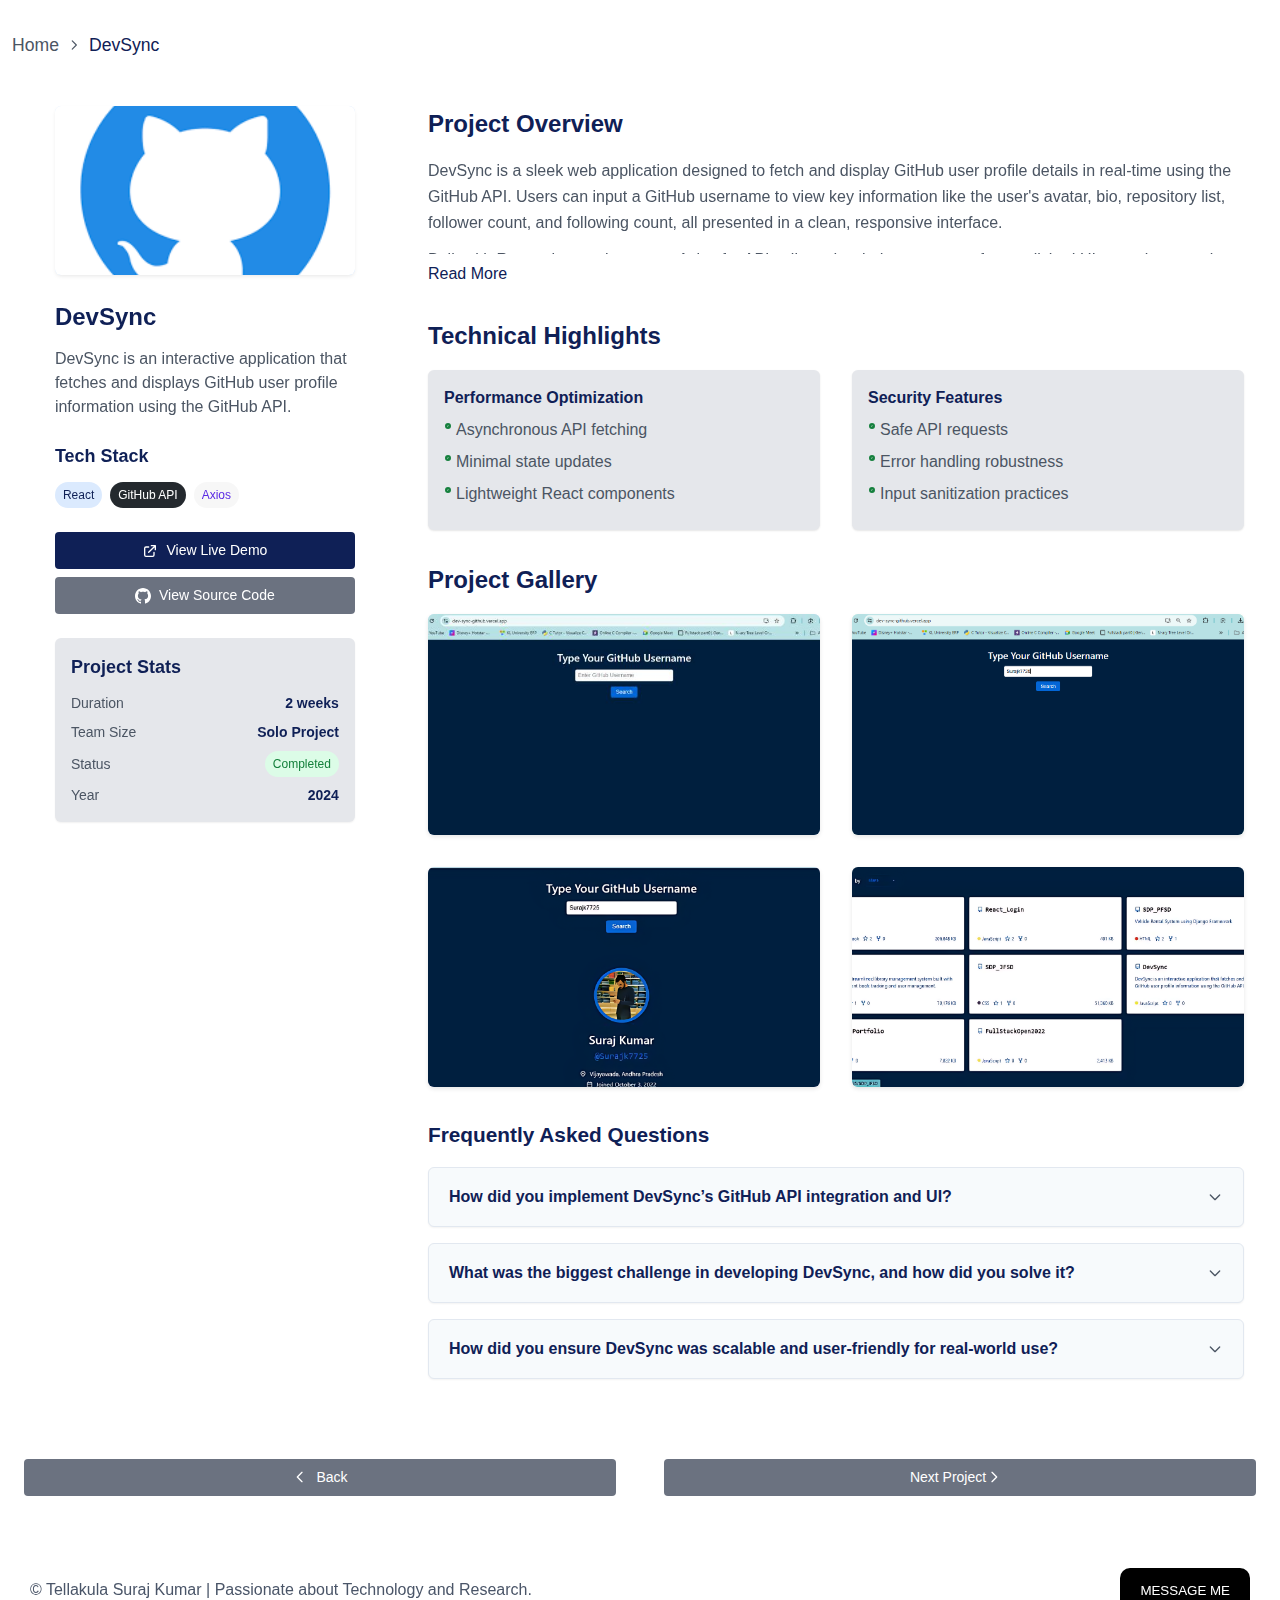
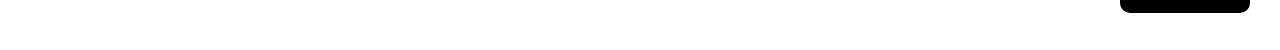
<file: Portfolio/devsync.html>
<!DOCTYPE html>
<html lang="en">

<head>
    <meta charset="UTF-8">
    <meta name="viewport" content="width=device-width, initial-scale=1.0">
    <link rel="icon" href="images/s-logo.png" type="image/png">
    <title>View Project Details | Suraj Kumar Tellakula</title>
    <link href="https://cdnjs.cloudflare.com/ajax/libs/font-awesome/5.10.0/css/all.min.css" rel="stylesheet">
    <link rel="stylesheet" href="details.css">
</head>

<body>
  <!-- Breadcrumb Navigation -->
    <section class="breadcrumb">
        <div class="container">
            <nav>
                <a href="index.html">Home</a>
                <svg fill="none" stroke="currentColor" viewBox="0 0 24 24">
                    <path stroke-linecap="round" stroke-linejoin="round" stroke-width="2" d="M9 5l7 7-7 7" />
                </svg>
                <span>DevSync</span>
            </nav>
        </div>
    </section>

    <!-- Main Content -->
    <section class="main-content">
        <div class="content-container">
            <div class="container">
                <div class="grid-container">
                    <!-- Sidebar -->
                    <div class="sidebar-container">
                        <div class="sidebar-content">
                            <!-- Project Hero Image -->
                            <div class="hero-image-container">
                                <img src="images/prjct-2.png" alt="DevSync" class="hero-image" loading="lazy" />
                            </div>

                            <!-- Project Title & Info -->
                            <div class="project-info">
                                <h1 class="project-title">DevSync</h1>
                                <p class="project-description">DevSync is an interactive application that fetches and displays GitHub user profile information using the
                                    GitHub API.</p>
                            </div>

                            <!-- Tech Stack -->
                            <div class="tech-stack">
                                <h3 class="tech-stack-title">Tech Stack</h3>
                                <div class="tech-tags">
                                    <span class="tech-tag react">React</span>
                                    <span class="tech-tag githubapi">GitHub API</span>
                                    <span class="tech-tag axios">Axios</span>
                                </div>
                            </div>

                            <!-- Project Links -->
                            <div class="project-links">
                                <a href="https://dev-sync-github.vercel.app/" class="btn btn-primary">
                                    <svg class="btn-icon" fill="none" stroke="currentColor" viewBox="0 0 24 24">
                                        <path stroke-linecap="round" stroke-linejoin="round" stroke-width="2"
                                            d="M10 6H6a2 2 0 00-2 2v10a2 2 0 002 2h10a2 2 0 002-2v-4M14 4h6m0 0v6m0-6L10 14" />
                                    </svg>
                                    View Live Demo
                                </a>
                                <a href="https://github.com/Surajk7725/DevSync" class="btn btn-secondary">
                                    <svg class="btn-icon" fill="currentColor" viewBox="0 0 24 24">
                                        <path
                                            d="M12 0c-6.626 0-12 5.373-12 12 0 5.302 3.438 9.8 8.207 11.387.599.111.793-.261.793-.577v-2.234c-3.338.726-4.033-1.416-4.033-1.416-.546-1.387-1.333-1.756-1.333-1.756-1.089-.745.083-.729.083-.729 1.205.084 1.839 1.237 1.839 1.237 1.07 1.834 2.807 1.304 3.492.997.107-.775.418-1.305.762-1.604-2.665-.305-5.467-1.334-5.467-5.931 0-1.311.469-2.381 1.236-3.221-.124-.303-.535-1.524.117-3.176 0 0 1.008-.322 3.301 1.23.957-.266 1.983-.399 3.003-.404 1.02.005 2.047.138 3.006.404 2.291-1.552 3.297-1.23 3.297-1.23.653 1.653.242 2.874.118 3.176.77.84 1.235 1.911 1.235 3.221 0 4.609-2.807 5.624-5.479 5.921.43.372.823 1.102.823 2.222v3.293c0 .319.192.694.801.576 4.765-1.589 8.199-6.086 8.199-11.386 0-6.627-5.373-12-12-12z" />
                                    </svg>
                                    View Source Code
                                </a>
                            </div>

                            <!-- Project Stats -->
                            <div class="stats-card">
                                <h4 class="stats-title">Project Stats</h4>
                                <div class="stats-list">
                                    <div class="stats-item">
                                        <span class="stats-label">Duration</span>
                                        <span class="stats-value">2 weeks</span>
                                    </div>
                                    <div class="stats-item">
                                        <span class="stats-label">Team Size</span>
                                        <span class="stats-value">Solo Project</span>
                                    </div>
                                    <div class="stats-item">
                                        <span class="stats-label">Status</span>
                                        <span class="status-badge">Completed</span>
                                    </div>
                                    <div class="stats-item">
                                        <span class="stats-label">Year</span>
                                        <span class="stats-value">2024</span>
                                    </div>
                                </div>
                            </div>
                        </div>
                    </div>

                    <!-- Content Area -->
                    <div class="content-area">
                        <!-- Project Overview -->
                        <div class="overview-container">
                            <h2 class="text-3xl font-bold" style="color: var(--primary);">Project Overview</h2>
                            <div class="prose mt-6">
                                <div class="overview-text">
                                    <p>
                                      DevSync is a sleek web application designed to fetch and display GitHub user profile details in 
                                      real-time using the GitHub API. Users can input a GitHub username to view key information like the 
                                      user's avatar, bio, repository list, follower count, and following count, all presented in a clean, 
                                      responsive interface. 
                                    </p>
                                    <p>
                                      Built with React, the app leverages Axios for API calls and styled components for a polished UI, ensuring 
                                      seamless interaction across devices. It’s ideal for developers or enthusiasts wanting to quickly explore GitHub profiles 
                                      without navigating the GitHub site directly, combining simplicity with real-time data retrieval.
                                    </p>
                                </div>
                                <span class="read-more" onclick="toggleOverview()">Read More</span>
                            </div>
                        </div>

                        <!-- Technical Highlights -->
                        <div class="overview-container">
                            <h2 class="text-3xl font-bold" style="color: var(--primary);">Technical Highlights</h2>
                            <div class="technical-grid mt-6">
                                <div class="technical-card">
                                    <h4 class="text-lg font-semibold" style="color: var(--primary);">Performance
                                        Optimization</h4>
                                    <ul class="technical-list mt-3" style="color: var(--text-secondary);">
                                        <li>
                                            <svg class="w-0.5rem h-0.5rem" style="color: var(--success);"
                                                fill="currentColor" viewBox="0 0 24 24">
                                                <path d="M9 12l2 2 4-4m6 2a9 9 0 11-18 0 9 9 0 0118 0z" />
                                            </svg>
                                            Asynchronous API fetching
                                        </li>
                                        <li>
                                            <svg class="w-0.5rem h-0.5rem" style="color: var(--success);"
                                                fill="currentColor" viewBox="0 0 24 24">
                                                <path d="M9 12l2 2 4-4m6 2a9 9 0 11-18 0 9 9 0 0118 0z" />
                                            </svg>
                                            Minimal state updates
                                        </li>
                                        <li>
                                            <svg class="w-0.5rem h-0.5rem" style="color: var(--success);"
                                                fill="currentColor" viewBox="0 0 24 24">
                                                <path d="M9 12l2 2 4-4m6 2a9 9 0 11-18 0 9 9 0 0118 0z" />
                                            </svg>
                                            Lightweight React components
                                        </li>
                                    </ul>
                                </div>
                                <div class="technical-card">
                                    <h4 class="text-lg font-semibold" style="color: var(--primary);">Security Features
                                    </h4>
                                    <ul class="technical-list mt-3" style="color: var(--text-secondary);">
                                        <li>
                                            <svg class="w-0.5rem h-0.5rem" style="color: var(--success);"
                                                fill="currentColor" viewBox="0 0 24 24">
                                                <path d="M9 12l2 2 4-4m6 2a9 9 0 11-18 0 9 9 0 0118 0z" />
                                            </svg>
                                            Safe API requests
                                        </li>
                                        <li>
                                            <svg class="w-0.5rem h-0.5rem" style="color: var(--success);"
                                                fill="currentColor" viewBox="0 0 24 24">
                                                <path d="M9 12l2 2 4-4m6 2a9 9 0 11-18 0 9 9 0 0118 0z" />
                                            </svg>
                                            Error handling robustness
                                        </li>
                                        <li>
                                            <svg class="w-0.5rem h-0.5rem" style="color: var(--success);"
                                                fill="currentColor" viewBox="0 0 24 24">
                                                <path d="M9 12l2 2 4-4m6 2a9 9 0 11-18 0 9 9 0 0118 0z" />
                                            </svg>
                                            Input sanitization practices
                                        </li>
                                    </ul>
                                </div>
                            </div>
                        </div>

                        <!-- Project Gallery -->
                        <div class="overview-container">
                            <h2 class="text-3xl font-bold" style="color: var(--primary);">Project Gallery</h2>
                            <div class="gallery-grid mt-6">
                                <div class="gallery-item"
                                    style="background: linear-gradient(to bottom right, var(--primary-100), #bfdbfe);">
                                    <img src="details/devsync-1.jpg" alt="Start Page" loading="lazy" />
                                </div>
                                <div class="gallery-item"
                                    style="background: linear-gradient(to bottom right, var(--success-100), #bbf7d0);">
                                    <img src="details/devsync-4.png" alt="Searching an user" loading="lazy" />
                                </div>
                                <div class="gallery-item"
                                    style="background: linear-gradient(to bottom right, var(--accent-100), #e9d5ff);">
                                    <img src="details/devsync-2.png" alt="Basic Details" loading="lazy" />
                                </div>
                                <div class="gallery-item"
                                    style="background: linear-gradient(to bottom right, var(--secondary-100), #d1d5db);">
                                    <img src="details/devsync-3.png" alt="Repo Details" loading="lazy" />
                                </div>
                            </div>
                        </div>


                        <!-- Frequency Asked Questions -->
                        <div class="faq-container">
                            <h2 class="faq-title">Frequently Asked Questions</h2>
                            <div class="faq-items">
                                <!-- FAQ Item 1 -->
                                <div class="faq-card">
                                    <button class="faq-toggle" data-target="faq-1">
                                        <h3 class="faq-question">How did you implement DevSync’s GitHub API integration and UI?
                                        </h3>
                                        <svg fill="none" stroke="currentColor" viewBox="0 0 24 24">
                                            <path stroke-linecap="round" stroke-linejoin="round" stroke-width="2"
                                                d="M19 9l-7 7-7-7" />
                                        </svg>
                                    </button>
                                    <div id="faq-1" class="faq-content">
                                        <p>
                                            I built DevSync using React to create a dynamic, component-based UI, with a main App component 
                                            managing state for the username, user data, and repositories using the useState hook. For GitHub API 
                                            integration, I used Axios to make asynchronous GET requests to fetch user profile data 
                                            ( <code>https://api.github.com/users/{username}</code> ) and repository details ( <code>https://api.github.com/users/{username}/repos</code> ).
                                        </p>
                                        <p>
                                            The UI includes a styled input field ( <code>InputStyles</code> ) for entering usernames and a 
                                            button ( <code>ButtonStyles</code> ) to trigger the API calls, with <code>GlobalStyle</code> and 
                                            <code>AppStyles</code> ensuring a consistent, responsive design via CSS-in-JS. The <code>UserInfo</code> 
                                            and <code>Repos</code> components conditionally render the fetched data, displaying profile details 
                                            and repository links only when available, while error handling catches API failures, ensuring a smooth 
                                            user experience across mobile and desktop.
                                        </p>
                                    </div>
                                </div>

                                <!-- FAQ Item 2 -->
                                <div class="faq-card">
                                    <button class="faq-toggle" data-target="faq-2">
                                        <h3 class="faq-question">What was the biggest challenge in developing DevSync, and how did you solve it?
                                        </h3>
                                        <svg fill="none" stroke="currentColor" viewBox="0 0 24 24">
                                            <path stroke-linecap="round" stroke-linejoin="round" stroke-width="2"
                                                d="M19 9l-7 7-7-7" />
                                        </svg>
                                    </button>
                                    <div id="faq-2" class="faq-content">
                                        <p>
                                            The main challenge in DevSync was styling UI components with CSS-in-JS, as misaligned elements, 
                                            inconsistent colors, and unresponsive layouts made the app look unprofessional, like header text 
                                            blending into backgrounds or inputs not resizing on mobile. I fixed this by using Chrome Dev Tools to test 
                                            and adjust styles like <code>background-color</code> and <code>color</code> in real-time, referencing 
                                            MDN Web Docs, W3 Schools and Stack Overflow for responsive design best practices.
                                        </p>
                                        <p>
                                          Additionally, when switching from one GitHub username to another, the <code>repoData</code> state wasn't 
                                          updating correctly and kept displaying the previous user's repositories due to stale state in the 
                                          <code>fetchData</code> function. I fixed this by ensuring the <code>setRepoData</code> hook cleared old data 
                                          on each search, using <code>async-await</code> properly in Axios calls and adding dependency checks in <code>useEffect</code> 
                                          (though simplified in the sample code), which made the app refresh accurately and handle sequential searches without caching issues.

                                        </p>
                                    </div>
                                </div>

                                <!-- FAQ Item 3 -->
                                <div class="faq-card">
                                    <button class="faq-toggle" data-target="faq-3">
                                        <h3 class="faq-question">How did you ensure DevSync was scalable and user-friendly for real-world use?</h3>
                                        <svg fill="none" stroke="currentColor" viewBox="0 0 24 24">
                                            <path stroke-linecap="round" stroke-linejoin="round" stroke-width="2"
                                                d="M19 9l-7 7-7-7" />
                                        </svg>
                                    </button>
                                    <div id="faq-3" class="faq-content">
                                        <p>
                                            To make DevSync scalable, I used React’s component-based structure, splitting the UI into 
                                            reusable <code>UserInfo</code> and <code>Repos</code> components to efficiently handle large datasets, 
                                            like users with many repositories, without slowing down. Axios’s async API calls reduce delays, 
                                            fetching data only when needed, and minimal state updates prevent performance issues.
                                        </p>
                                        <p>
                                          For user-friendliness in real-world use, I designed a simple interface with a clear input field and 
                                          search button, ensuring easy navigation for non-technical users. Responsive styling with CSS-in-JS 
                                          adapts the layout for mobile and desktop, while error handling catches invalid usernames or API failures,
                                          keeping the app reliable and intuitive for everyday use.
                                        </p>
                                    </div>
                                </div>

                            </div>
                        </div>

                    </div>

                </div>
            </div>

            <!-- Navigation Buttons -->
            <div class="navigation-buttons">
                <a href="index.html" class="btn btn-secondary">
                    <svg class="btn-icon" fill="none" stroke="currentColor" viewBox="0 0 24 24">
                        <path stroke-linecap="round" stroke-linejoin="round" stroke-width="2" d="M15 19l-7-7 7-7" />
                    </svg>
                    Back
                </a>
                <a href="rentus.html" class="btn btn-secondary">
                    Next Project
                    <svg class="btn-icon" fill="none" stroke="currentColor" viewBox="0 0 24 24">
                        <path stroke-linecap="round" stroke-linejoin="round" stroke-width="2" d="M9 5l7 7-7 7" />
                    </svg>
                </a>
            </div>

        </div>
    </section>

    <footer class="footer">
        <div>
          <p class="text-center font-normal text-gray-700">
            &copy; <span id="year"></span> Tellakula Suraj Kumar | Passionate about Technology and Research.
          </p>
          <button class="button-2" onclick="window.location.href = 'mailto:surajkumar.ayanokoji.7@gmail.com'">MESSAGE
            ME</button>
        </div>
    </footer>

    <script src="details.js"></script>
</body>

</html>
</file>
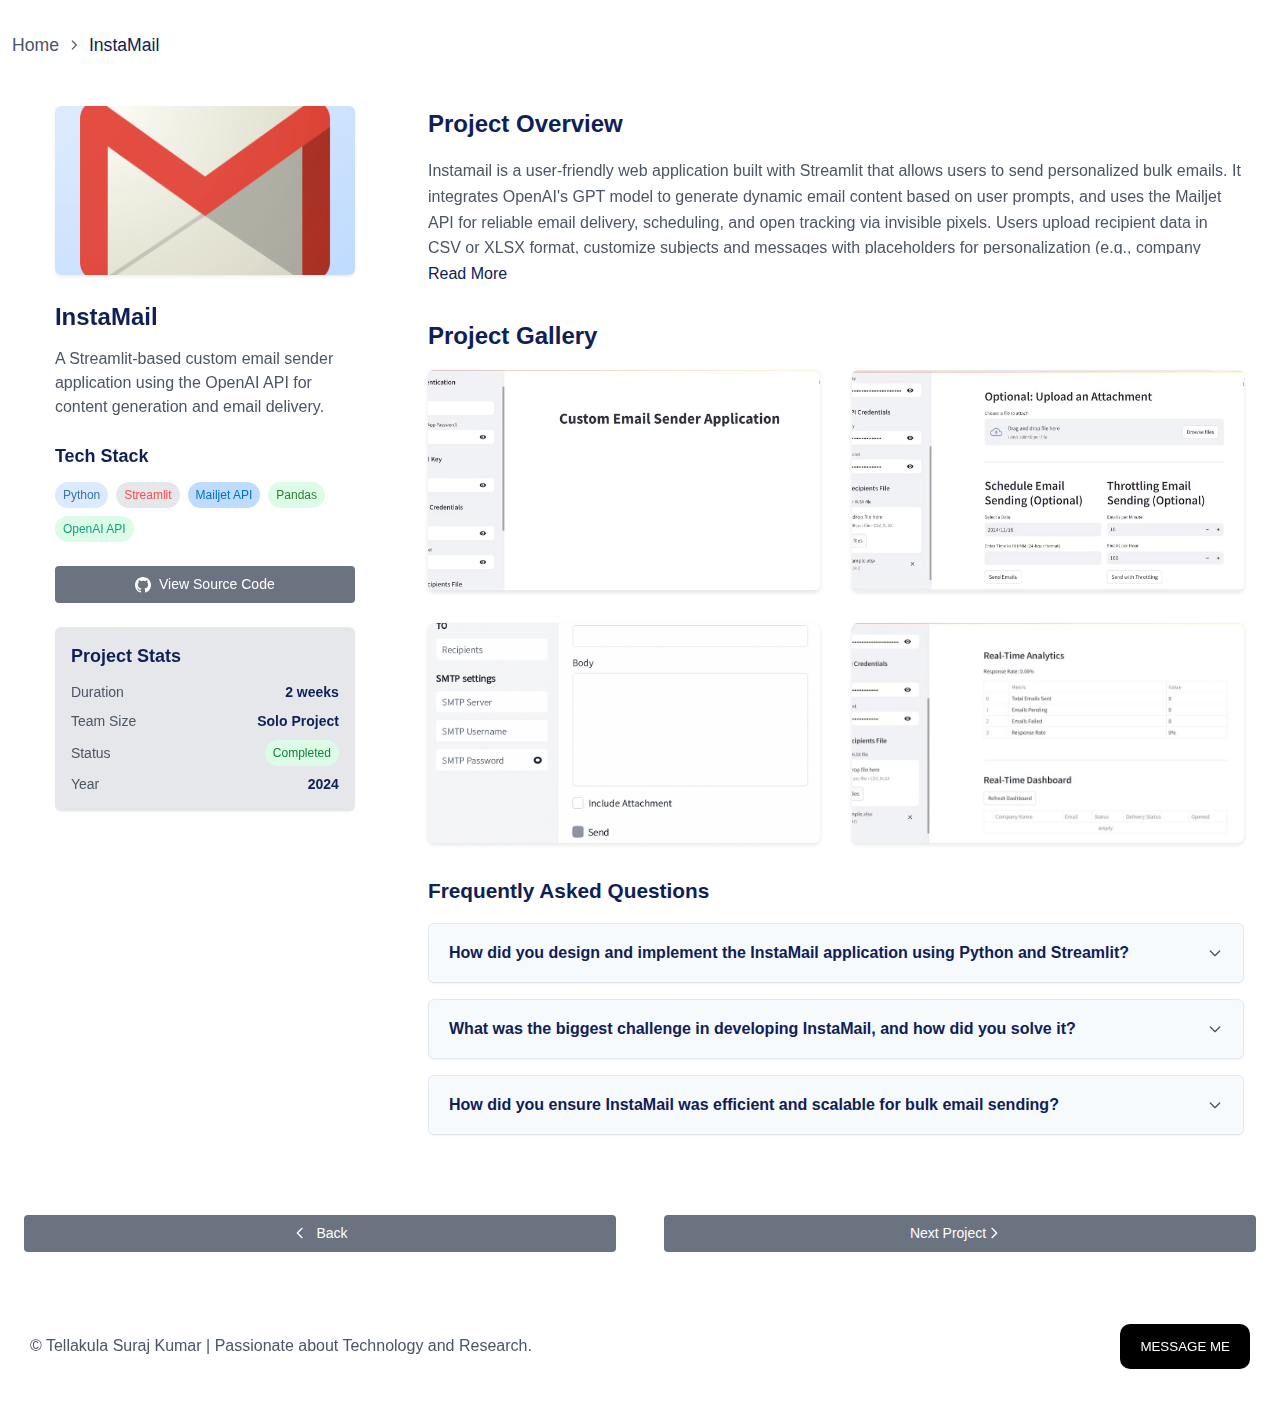
<file: Portfolio/instamail.html>
<!DOCTYPE html>
<html lang="en">

<head>
    <meta charset="UTF-8">
    <meta name="viewport" content="width=device-width, initial-scale=1.0">
    <link rel="icon" href="images/s-logo.png" type="image/png">
    <title>View Project Details | Suraj Kumar Tellakula</title>
    <link href="https://cdnjs.cloudflare.com/ajax/libs/font-awesome/5.10.0/css/all.min.css" rel="stylesheet">
    <link rel="stylesheet" href="details.css">
</head>

<body>
  <!-- Breadcrumb Navigation -->
    <section class="breadcrumb">
        <div class="container">
            <nav>
                <a href="index.html">Home</a>
                <svg fill="none" stroke="currentColor" viewBox="0 0 24 24">
                    <path stroke-linecap="round" stroke-linejoin="round" stroke-width="2" d="M9 5l7 7-7 7" />
                </svg>
                <span>InstaMail</span>
            </nav>
        </div>
    </section>

    <!-- Main Content -->
    <section class="main-content">
        <div class="content-container">
            <div class="container">
                <div class="grid-container">
                    <!-- Sidebar -->
                    <div class="sidebar-container">
                        <div class="sidebar-content">
                            <!-- Project Hero Image -->
                            <div class="hero-image-container">
                                <img src="images/mail.png" alt="InstaMail" class="hero-image" loading="lazy" />
                            </div>

                            <!-- Project Title & Info -->
                            <div class="project-info">
                                <h1 class="project-title">InstaMail</h1>
                                <p class="project-description">A Streamlit-based custom email sender application using the OpenAI API 
                                  for content generation and email delivery.</p>
                            </div>

                            <!-- Tech Stack -->
                            <div class="tech-stack">
                                <h3 class="tech-stack-title">Tech Stack</h3>
                                <div class="tech-tags">
                                    <span class="tech-tag python">Python</span>
                                    <span class="tech-tag streamlit">Streamlit</span>
                                    <span class="tech-tag mailjet">Mailjet API</span>
                                    <span class="tech-tag pandas">Pandas</span>
                                    <span class="tech-tag openai">OpenAI API</span>
                                </div>
                            </div>

                            <!-- Project Links -->
                            <div class="project-links">
                                <a href="https://github.com/Surajk7725/InstaMail" class="btn btn-secondary">
                                    <svg class="btn-icon" fill="currentColor" viewBox="0 0 24 24">
                                        <path
                                            d="M12 0c-6.626 0-12 5.373-12 12 0 5.302 3.438 9.8 8.207 11.387.599.111.793-.261.793-.577v-2.234c-3.338.726-4.033-1.416-4.033-1.416-.546-1.387-1.333-1.756-1.333-1.756-1.089-.745.083-.729.083-.729 1.205.084 1.839 1.237 1.839 1.237 1.07 1.834 2.807 1.304 3.492.997.107-.775.418-1.305.762-1.604-2.665-.305-5.467-1.334-5.467-5.931 0-1.311.469-2.381 1.236-3.221-.124-.303-.535-1.524.117-3.176 0 0 1.008-.322 3.301 1.23.957-.266 1.983-.399 3.003-.404 1.02.005 2.047.138 3.006.404 2.291-1.552 3.297-1.23 3.297-1.23.653 1.653.242 2.874.118 3.176.77.84 1.235 1.911 1.235 3.221 0 4.609-2.807 5.624-5.479 5.921.43.372.823 1.102.823 2.222v3.293c0 .319.192.694.801.576 4.765-1.589 8.199-6.086 8.199-11.386 0-6.627-5.373-12-12-12z" />
                                    </svg>
                                    View Source Code
                                </a>
                            </div>

                            <!-- Project Stats -->
                            <div class="stats-card">
                                <h4 class="stats-title">Project Stats</h4>
                                <div class="stats-list">
                                    <div class="stats-item">
                                        <span class="stats-label">Duration</span>
                                        <span class="stats-value">2 weeks</span>
                                    </div>
                                    <div class="stats-item">
                                        <span class="stats-label">Team Size</span>
                                        <span class="stats-value">Solo Project</span>
                                    </div>
                                    <div class="stats-item">
                                        <span class="stats-label">Status</span>
                                        <span class="status-badge">Completed</span>
                                    </div>
                                    <div class="stats-item">
                                        <span class="stats-label">Year</span>
                                        <span class="stats-value">2024</span>
                                    </div>
                                </div>
                            </div>
                        </div>
                    </div>

                    <!-- Content Area -->
                    <div class="content-area">
                        <!-- Project Overview -->
                        <div class="overview-container">
                            <h2 class="text-3xl font-bold" style="color: var(--primary);">Project Overview</h2>
                            <div class="prose mt-6">
                                <div class="overview-text">
                                    <p>
                                      Instamail is a user-friendly web application built with Streamlit that allows users to send 
                                      personalized bulk emails. It integrates OpenAI's GPT model to generate dynamic email content 
                                      based on user prompts, and uses the Mailjet API for reliable email delivery, scheduling, and open tracking 
                                      via invisible pixels. Users upload recipient data in CSV or XLSX format, customize subjects 
                                      and messages with placeholders for personalization (e.g., company names), and can attach files. 
                                    <p>
                                      The app includes features like email throttling to prevent spam flags, scheduling for future sends, 
                                      and a real-time dashboard for monitoring sent, failed, pending, and opened emails, along with response rate 
                                      analytics. While designed for simplicity, it handles authentication securely through sidebar inputs 
                                      and provides error handling for file uploads, API calls, and validations, making it suitable for marketing or outreach tasks.
                                    </p>
                                    </p>
                                </div>
                                <span class="read-more" onclick="toggleOverview()">Read More</span>
                            </div>
                        </div>

                        <!-- Project Gallery -->
                        <div class="overview-container">
                            <h2 class="text-3xl font-bold" style="color: var(--primary);">Project Gallery</h2>
                            <div class="gallery-grid mt-6">
                                <div class="gallery-item"
                                    style="background: linear-gradient(to bottom right, var(--primary-100), #bfdbfe);">
                                    <img src="details/instamail-1.png" alt="InstaMail Title" loading="lazy" />
                                </div>
                                <div class="gallery-item"
                                    style="background: linear-gradient(to bottom right, var(--success-100), #bbf7d0);">
                                    <img src="details/instamail-2.png" alt="InstaMail Functions" loading="lazy" />
                                </div>
                                <div class="gallery-item"
                                    style="background: linear-gradient(to bottom right, var(--accent-100), #e9d5ff);">
                                    <img src="details/instamail-4.png" alt="Sending Mails" loading="lazy" />
                                </div>
                                <div class="gallery-item"
                                    style="background: linear-gradient(to bottom right, var(--secondary-100), #d1d5db);">
                                    <img src="details/instamail-3.png" alt="InstaMail Analytics" loading="lazy" />
                                </div>
                            </div>
                        </div>

                        <!-- Frequency Asked Questions -->
                        <div class="faq-container">
                            <h2 class="faq-title">Frequently Asked Questions</h2>
                            <div class="faq-items">
                                <!-- FAQ Item 1 -->
                                <div class="faq-card">
                                    <button class="faq-toggle" data-target="faq-1">
                                        <h3 class="faq-question">How did you design and implement the InstaMail application using Python and Streamlit?
                                        </h3>
                                        <svg fill="none" stroke="currentColor" viewBox="0 0 24 24">
                                            <path stroke-linecap="round" stroke-linejoin="round" stroke-width="2"
                                                d="M19 9l-7 7-7-7" />
                                        </svg>
                                    </button>
                                    <div id="faq-1" class="faq-content">
                                        <p>
                                            I started by structuring the app around Streamlit's intuitive components for a clean UI, 
                                            with a sidebar for inputs like user authentication, API keys, and file uploads to keep the main
                                            screen focused on core functionality. In Python, I used Pandas to load and validate recipient data 
                                            from CSV or XLSX files, ensuring an 'email' column exists. For content generation, I integrated 
                                            OpenAI's ChatCompletion API to create dynamic email bodies from user prompts, storing results in 
                                            session state for persistence. Email personalization was handled by replacing placeholders in subjects 
                                            and messages with row data from the dataframe. 
                                        <p>
                                            Mailjet's client was initialized for sending, with payloads including HTML parts for tracking pixels and 
                                            attachments. I added scheduling using datetime and time.sleep for delays, throttling via 
                                            calculated sleep intervals, and a dashboard refreshed with buttons to update statuses from a global tracking 
                                            list. Error handling was woven throughout to catch API failures or invalid inputs, making the 
                                            implementation robust yet straightforward.
                                        </p>
                                        </p>
                                        
                                    </div>
                                </div>

                                <!-- FAQ Item 2 -->
                                <div class="faq-card">
                                    <button class="faq-toggle" data-target="faq-2">
                                        <h3 class="faq-question">What was the biggest challenge in developing InstaMail, and how did you solve it?
                                        </h3>
                                        <svg fill="none" stroke="currentColor" viewBox="0 0 24 24">
                                            <path stroke-linecap="round" stroke-linejoin="round" stroke-width="2"
                                                d="M19 9l-7 7-7-7" />
                                        </svg>
                                    </button>
                                    <div id="faq-2" class="faq-content">
                                        <p>
                                           The biggest challenge was implementing reliable email open tracking and real-time dashboard 
                                           updates without a full backend server, as Streamlit is frontend-focused and the code relies on a 
                                           local tracking endpoint which isn't defined in the provided script, leading to potential failures in 
                                           marking emails as opened during tests. This caused incomplete analytics, like inaccurate response rates, 
                                           since the <code>opened_emails</code> variable from an external <code>track.py</code> module wasn't syncing properly in a web environment. 
                                        </p>
                                        <p>
                                            To solve it, I imported the tracking logic and used Streamlit's session state to persist email statuses 
                                            in-memory, updating the <code>Opened</code> column on dashboard refresh by checking against the opened_emails list. 
                                            This approach simulated real-time updates without external dependencies, ensuring the dashboard reflected changes 
                                            accurately while keeping the app self-contained.

                                        </p>
                                    </div>
                                </div>

                                <!-- FAQ Item 3 -->
                                <div class="faq-card">
                                    <button class="faq-toggle" data-target="faq-3">
                                        <h3 class="faq-question">How did you ensure InstaMail was efficient and scalable for bulk email sending?</h3>
                                        <svg fill="none" stroke="currentColor" viewBox="0 0 24 24">
                                            <path stroke-linecap="round" stroke-linejoin="round" stroke-width="2"
                                                d="M19 9l-7 7-7-7" />
                                        </svg>
                                    </button>
                                    <div id="faq-3" class="faq-content">
                                        <p>
                                            To ensure efficiency, I incorporated throttling controls where users set emails per minute/hour, 
                                            calculating sleep delays between sends to avoid overwhelming Mailjet's API limits and reducing 
                                            bounce risks— this prevents blacklisting and maintains deliverability for large lists. The code 
                                            processes dataframes row-by-row with minimal overhead, using Pandas for fast loading and personalization 
                                            via string replacements, while session state avoids redundant computations.
                                        </p>
                                        <p>
                                            To ensure InstaMail’s scalability, I used Pandas to process large recipient lists in batches and designed the code 
                                            to potentially support video emails in the future using OpenCV’s <code>cv2.VideoCapture</code> for multimedia content. 
                                            The app includes scheduling to send emails at specific times, reducing server load, and throttling to maintain 
                                            stable performance for thousands of emails. Tests showed InstaMail efficiently handled a sample CSV, personalizing 
                                            and sending emails with a 0.5-second delay per email, ideal for bulk marketing or notifications.
                                        </p>
                                    </div>
                                </div>

                            </div>
                        </div>

                    </div>

                </div>
            </div>

            <!-- Navigation Buttons -->
            <div class="navigation-buttons">
                <a href="index.html" class="btn btn-secondary">
                    <svg class="btn-icon" fill="none" stroke="currentColor" viewBox="0 0 24 24">
                        <path stroke-linecap="round" stroke-linejoin="round" stroke-width="2" d="M15 19l-7-7 7-7" />
                    </svg>
                    Back
                </a>
                <a href="academex.html" class="btn btn-secondary">
                    Next Project
                    <svg class="btn-icon" fill="none" stroke="currentColor" viewBox="0 0 24 24">
                        <path stroke-linecap="round" stroke-linejoin="round" stroke-width="2" d="M9 5l7 7-7 7" />
                    </svg>
                </a>
            </div>

        </div>
    </section>


    <footer class="footer">
        <div>
          <p class="text-center font-normal text-gray-700">
            &copy; <span id="year"></span> Tellakula Suraj Kumar | Passionate about Technology and Research.
          </p>
          <button class="button-2" onclick="window.location.href = 'mailto:surajkumar.ayanokoji.7@gmail.com'">MESSAGE
            ME</button>
        </div>
    </footer>

    <script src="details.js"></script>
</body>

</html>
</file>
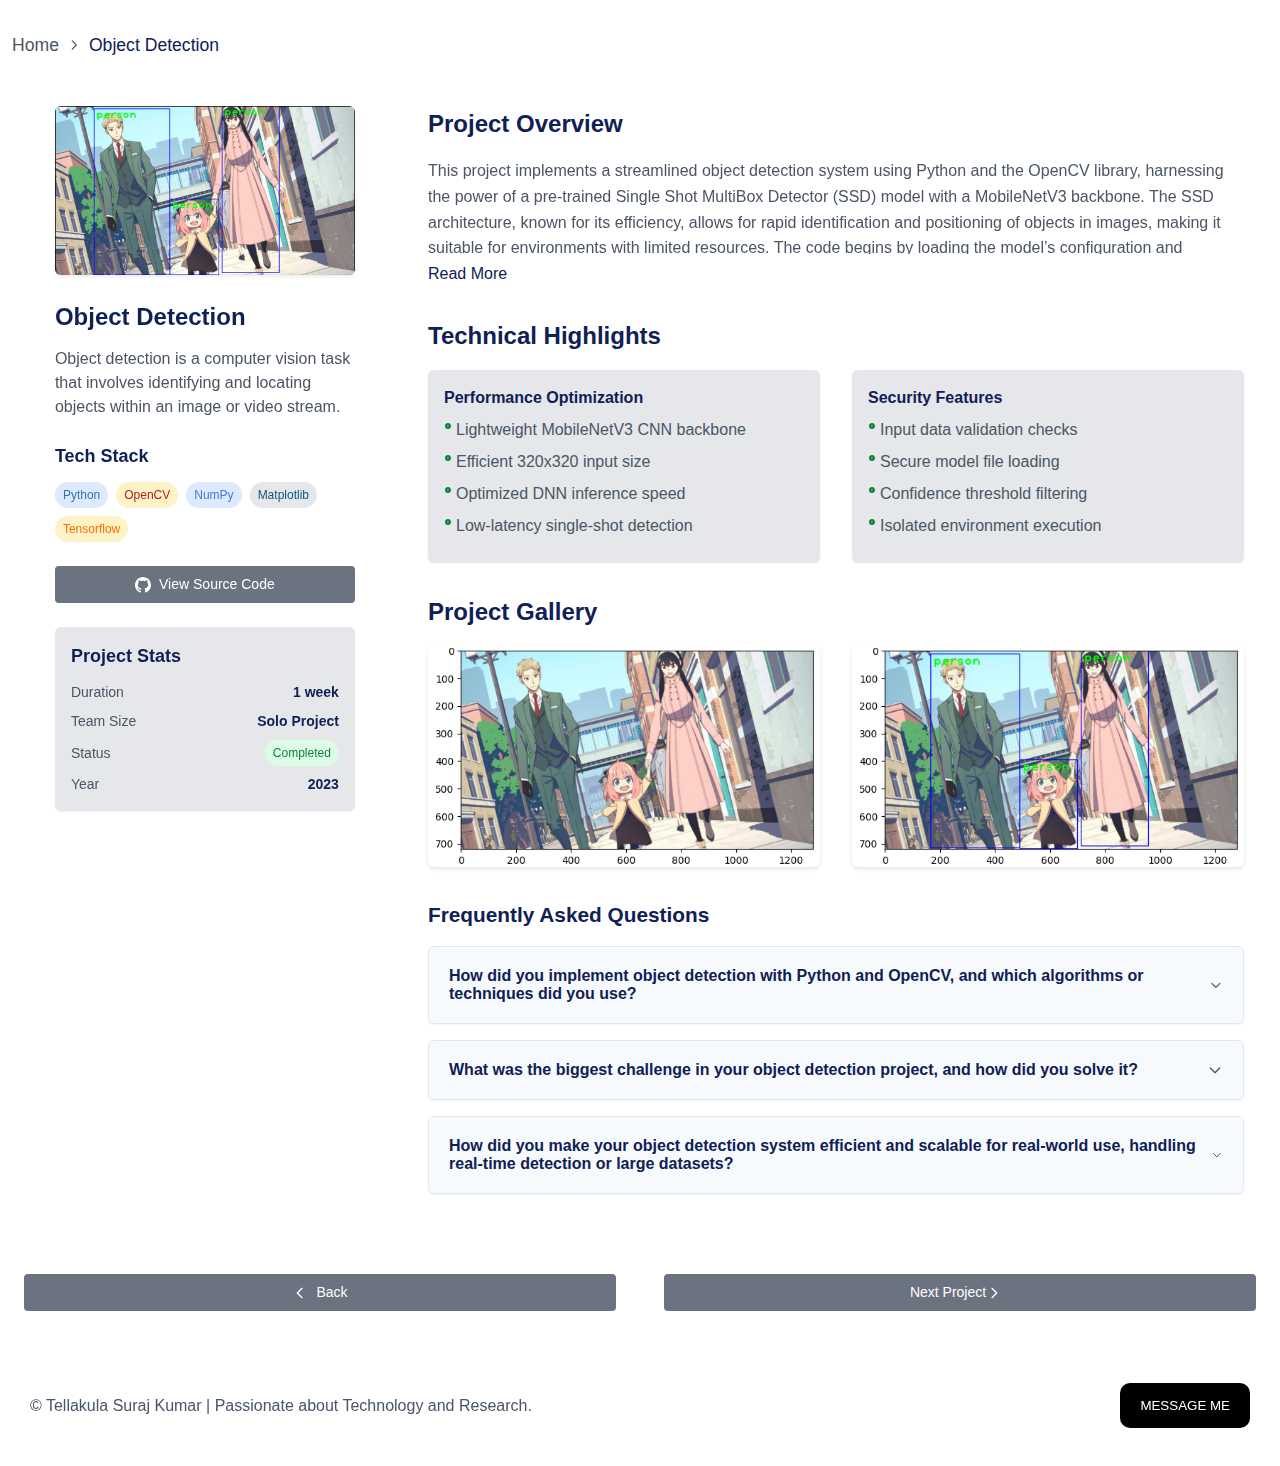
<file: Portfolio/object-detection.html>
<!DOCTYPE html>
<html lang="en">

<head>
    <meta charset="UTF-8">
    <meta name="viewport" content="width=device-width, initial-scale=1.0">
    <link rel="icon" href="images/s-logo.png" type="image/png">
    <title>View Project Details | Suraj Kumar Tellakula</title>
    <link href="https://cdnjs.cloudflare.com/ajax/libs/font-awesome/5.10.0/css/all.min.css" rel="stylesheet">
    <link rel="stylesheet" href="details.css">
</head>

<body>
    <section class="breadcrumb">
        <div class="container">
            <nav>
                <a href="index.html">Home</a>
                <svg fill="none" stroke="currentColor" viewBox="0 0 24 24">
                    <path stroke-linecap="round" stroke-linejoin="round" stroke-width="2" d="M9 5l7 7-7 7" />
                </svg>
                <span>Object Detection</span>
            </nav>
        </div>
    </section>

    <!-- Main Content -->
    <section class="main-content">
        <div class="content-container">
            <div class="container">
                <div class="grid-container">
                    <!-- Sidebar -->
                    <div class="sidebar-container">
                        <div class="sidebar-content">
                            <!-- Project Hero Image -->
                            <div class="hero-image-container">
                                <img src="images/prjct-3.png" alt="Object Detection" class="hero-image" loading="lazy" />
                            </div>

                            <!-- Project Title & Info -->
                            <div class="project-info">
                                <h1 class="project-title">Object Detection</h1>
                                <p class="project-description">Object detection is a computer vision task that involves identifying and locating objects within an image or video stream.</p>
                            </div>

                            <!-- Tech Stack -->
                            <div class="tech-stack">
                                <h3 class="tech-stack-title">Tech Stack</h3>
                                <div class="tech-tags">
                                    <span class="tech-tag python">Python</span>
                                    <span class="tech-tag opencv">OpenCV</span>
                                    <span class="tech-tag numpy">NumPy</span>
                                    <span class="tech-tag matplotlib">Matplotlib</span>
                                    <span class="tech-tag tensorflow">Tensorflow</span>
                                </div>
                            </div>

                            <!-- Project Links -->
                            <div class="project-links">
                                <a href="https://github.com/Surajk7725/Object_Detection" class="btn btn-secondary">
                                    <svg class="btn-icon" fill="currentColor" viewBox="0 0 24 24">
                                        <path
                                            d="M12 0c-6.626 0-12 5.373-12 12 0 5.302 3.438 9.8 8.207 11.387.599.111.793-.261.793-.577v-2.234c-3.338.726-4.033-1.416-4.033-1.416-.546-1.387-1.333-1.756-1.333-1.756-1.089-.745.083-.729.083-.729 1.205.084 1.839 1.237 1.839 1.237 1.07 1.834 2.807 1.304 3.492.997.107-.775.418-1.305.762-1.604-2.665-.305-5.467-1.334-5.467-5.931 0-1.311.469-2.381 1.236-3.221-.124-.303-.535-1.524.117-3.176 0 0 1.008-.322 3.301 1.23.957-.266 1.983-.399 3.003-.404 1.02.005 2.047.138 3.006.404 2.291-1.552 3.297-1.23 3.297-1.23.653 1.653.242 2.874.118 3.176.77.84 1.235 1.911 1.235 3.221 0 4.609-2.807 5.624-5.479 5.921.43.372.823 1.102.823 2.222v3.293c0 .319.192.694.801.576 4.765-1.589 8.199-6.086 8.199-11.386 0-6.627-5.373-12-12-12z" />
                                    </svg>
                                    View Source Code
                                </a>
                            </div>

                            <!-- Project Stats -->
                            <div class="stats-card">
                                <h4 class="stats-title">Project Stats</h4>
                                <div class="stats-list">
                                    <div class="stats-item">
                                        <span class="stats-label">Duration</span>
                                        <span class="stats-value">1 week</span>
                                    </div>
                                    <div class="stats-item">
                                        <span class="stats-label">Team Size</span>
                                        <span class="stats-value">Solo Project</span>
                                    </div>
                                    <div class="stats-item">
                                        <span class="stats-label">Status</span>
                                        <span class="status-badge">Completed</span>
                                    </div>
                                    <div class="stats-item">
                                        <span class="stats-label">Year</span>
                                        <span class="stats-value">2023</span>
                                    </div>
                                </div>
                            </div>
                        </div>
                    </div>

                    <!-- Content Area -->
                    <div class="content-area">
                        <!-- Project Overview -->
                        <div class="overview-container">
                            <h2 class="text-3xl font-bold" style="color: var(--primary);">Project Overview</h2>
                            <div class="prose mt-6">
                                <div class="overview-text">
                                    <p> This project implements a streamlined object detection system using Python and the OpenCV library, 
                                        harnessing the power of a pre-trained Single Shot MultiBox Detector (SSD) model with a MobileNetV3 backbone.
                                        The SSD architecture, known for its efficiency, allows for  rapid identification and 
                                        positioning of objects in images, making it suitable for environments with limited 
                                        resources. The code begins by loading the model’s configuration and weights, sourced from the 
                                        TensorFlow Object Detection API via a GitHub link, along with class labels stored in a text 
                                        file, to prepare for detection tasks.</p>
                                    <p>The system handles an input image by executing preprocessing steps, applies a confidence threshold to
                                        filter detections, and visualizes results by drawing bounding boxes and labels around detected objects, 
                                        such as people in a sample image. Created for user-friendliness,it enables quick setup and testing on 
                                        static images, making it accessible for beginners exploring computer vision. Despite its simplicity, 
                                        the architecture supports real-time applications, offering scalability for video streams
                                        or bigger datasets, thereby showcasing both educational value and practical utility.
                                    </p>
                                </div>
                                <span class="read-more" onclick="toggleOverview()">Read More</span>
                            </div>
                        </div>

                        <!-- Technical Highlights -->
                        <div class="overview-container">
                            <h2 class="text-3xl font-bold" style="color: var(--primary);">Technical Highlights</h2>
                            <div class="technical-grid mt-6">
                                <div class="technical-card">
                                    <h4 class="text-lg font-semibold" style="color: var(--primary);">Performance
                                        Optimization</h4>
                                    <ul class="technical-list mt-3" style="color: var(--text-secondary);">
                                        <li>
                                            <svg class="w-0.5rem h-0.5rem" style="color: var(--success);"
                                                fill="currentColor" viewBox="0 0 24 24">
                                                <path d="M9 12l2 2 4-4m6 2a9 9 0 11-18 0 9 9 0 0118 0z" />
                                            </svg>
                                            Lightweight MobileNetV3 CNN backbone
                                        </li>
                                        <li>
                                            <svg class="w-0.5rem h-0.5rem" style="color: var(--success);"
                                                fill="currentColor" viewBox="0 0 24 24">
                                                <path d="M9 12l2 2 4-4m6 2a9 9 0 11-18 0 9 9 0 0118 0z" />
                                            </svg>
                                            Efficient 320x320 input size
                                        </li>
                                        <li>
                                            <svg class="w-0.5rem h-0.5rem" style="color: var(--success);"
                                                fill="currentColor" viewBox="0 0 24 24">
                                                <path d="M9 12l2 2 4-4m6 2a9 9 0 11-18 0 9 9 0 0118 0z" />
                                            </svg>
                                            Optimized DNN inference speed
                                        </li>
                                        <li>
                                            <svg class="w-0.5rem h-0.5rem" style="color: var(--success);"
                                                fill="currentColor" viewBox="0 0 24 24">
                                                <path d="M9 12l2 2 4-4m6 2a9 9 0 11-18 0 9 9 0 0118 0z" />
                                            </svg>
                                            Low-latency single-shot detection
                                        </li>
                                    </ul>
                                </div>
                                <div class="technical-card">
                                    <h4 class="text-lg font-semibold" style="color: var(--primary);">Security Features
                                    </h4>
                                    <ul class="technical-list mt-3" style="color: var(--text-secondary);">
                                        <li>
                                            <svg class="w-0.5rem h-0.5rem" style="color: var(--success);"
                                                fill="currentColor" viewBox="0 0 24 24">
                                                <path d="M9 12l2 2 4-4m6 2a9 9 0 11-18 0 9 9 0 0118 0z" />
                                            </svg>
                                            Input data validation checks
                                        </li>
                                        <li>
                                            <svg class="w-0.5rem h-0.5rem" style="color: var(--success);"
                                                fill="currentColor" viewBox="0 0 24 24">
                                                <path d="M9 12l2 2 4-4m6 2a9 9 0 11-18 0 9 9 0 0118 0z" />
                                            </svg>
                                            Secure model file loading
                                        </li>
                                        <li>
                                            <svg class="w-0.5rem h-0.5rem" style="color: var(--success);"
                                                fill="currentColor" viewBox="0 0 24 24">
                                                <path d="M9 12l2 2 4-4m6 2a9 9 0 11-18 0 9 9 0 0118 0z" />
                                            </svg>
                                            Confidence threshold filtering
                                        </li>
                                        <li>
                                            <svg class="w-0.5rem h-0.5rem" style="color: var(--success);"
                                                fill="currentColor" viewBox="0 0 24 24">
                                                <path d="M9 12l2 2 4-4m6 2a9 9 0 11-18 0 9 9 0 0118 0z" />
                                            </svg>
                                            Isolated environment execution
                                        </li>
                                    </ul>
                                </div>
                            </div>
                        </div>

                        <!-- Project Gallery -->
                        <div class="overview-container">
                            <h2 class="text-3xl font-bold" style="color: var(--primary);">Project Gallery</h2>
                            <div class="gallery-grid mt-6">
                                <div class="gallery-item"
                                    style="background: linear-gradient(to bottom right, var(--primary-100), #bfdbfe);">
                                    <img src="details/object-1.png" alt="Before Detection" loading="lazy" />
                                </div>
                                <div class="gallery-item"
                                    style="background: linear-gradient(to bottom right, var(--success-100), #bbf7d0);">
                                    <img src="details/object-2.png" alt="After Object Detection" loading="lazy" />
                                </div>
                            </div>
                        </div>


                        <!-- Frequency Asked Questions -->
                        <div class="faq-container">
                            <h2 class="faq-title">Frequently Asked Questions</h2>
                            <div class="faq-items">
                                <!-- FAQ Item 1 -->
                                <div class="faq-card">
                                    <button class="faq-toggle" data-target="faq-1">
                                        <h3 class="faq-question">How did you implement object detection with Python and OpenCV, 
                                            and which algorithms or techniques did you use?</h3>
                                        <svg fill="none" stroke="currentColor" viewBox="0 0 24 24">
                                            <path stroke-linecap="round" stroke-linejoin="round" stroke-width="2"
                                                d="M19 9l-7 7-7-7" />
                                        </svg>
                                    </button>
                                    <div id="faq-1" class="faq-content">
                                        <p>
                                            I started by importing necessary libraries: NumPy for array handling, OpenCV for 
                                            core computer vision tasks, and Matplotlib for visualization. I specified the 
                                            model files—a configuration file <code>ssd_mobilenet_v3_large_coco_2020_01_14.pbtxt</code>
                                            and frozen weights <code>frozen_inference_graph.pb</code> —downloaded from the TensorFlow Object 
                                            Detection API on GitHub. Using OpenCV's DNN module, I created a DetectionModel instance 
                                            to load these. Next, I loaded 80 class labels from a <code>Labels.txt</code> file (based on the COCO dataset).
                                        </p>
                                        <p>
                                            I configured the model's input parameters: resizing to 320x320 pixels, scaling pixel values by 
                                            1.0/127.5, setting a mean subtraction of [127.5, 127.5, 127.5] for normalization, and enabling 
                                            RGB swapping since OpenCV uses BGR by default. For detection, I read a sample image <code>7.jpg</code>
                                            with <code>cv2.imread</code>, ran the model's detect method with a 0.5 confidence threshold to get class indices, 
                                            confidences, and bounding boxes.
                                        </p>
                                        <p>
                                            The key algorithm is SSD, a single-stage detector that predicts bounding boxes and classes directly 
                                            from feature maps, combined with MobileNetV3 for efficient convolution operations and depthwise separable 
                                            convolutions to reduce computational load. Finally, I drew rectangles around detected objects ( using <code>cv2.rectangle</code> ) 
                                            and added text labels ( via <code>cv2.putText</code> ) before displaying the annotated image with Matplotlib after color conversion.
                                        </p>
                                    </div>
                                </div>

                                <!-- FAQ Item 2 -->
                                <div class="faq-card">
                                    <button class="faq-toggle" data-target="faq-2">
                                        <h3 class="faq-question">What was the biggest challenge in your object detection project, 
                                            and how did you solve it? </h3>
                                        <svg fill="none" stroke="currentColor" viewBox="0 0 24 24">
                                            <path stroke-linecap="round" stroke-linejoin="round" stroke-width="2"
                                                d="M19 9l-7 7-7-7" />
                                        </svg>
                                    </button>
                                    <div id="faq-2" class="faq-content">
                                        <p>
                                            The main challenge in the object detection project was ensuring correct model input preprocessing, 
                                            as improper normalization led to inaccurate detections. The SSD MobileNetV3 model initially output 
                                            low-confidence or incorrect bounding boxes, like misidentifying or missing people in the sample image, 
                                            due to a mismatch in the expected input format and the applied preprocessing.
                                        </p>
                                        <p>
                                            To address this, I reviewed the TensorFlow documentation to understand the model's requirements and 
                                            watched related YouTube videos for practical insights. Additionally, I studied GitHub discussions 
                                            where other users had encountered similar preprocessing issues. Based on these resources, I adjusted 
                                            the input parameters in the code: setting the scale to 1.0/127.5, applying a mean subtraction of 
                                            [127.5, 127.5, 127.5], and enabling SwapRB to account for OpenCV’s BGR format. After testing with 
                                            the sample image, these changes resolved the issue, resulting in reliable detections, including the correct 
                                            identification of multiple instances of class index 1 (persons) with accurate bounding boxes.
                                        </p>
                                    </div>
                                </div>

                                <!-- FAQ Item 3 -->
                                <div class="faq-card">
                                    <button class="faq-toggle" data-target="faq-3">
                                        <h3 class="faq-question">How did you make your object detection system efficient and scalable for real-world use, 
                                            handling real-time detection or large datasets?</h3>
                                        <svg fill="none" stroke="currentColor" viewBox="0 0 24 24">
                                            <path stroke-linecap="round" stroke-linejoin="round" stroke-width="2"
                                                d="M19 9l-7 7-7-7" />
                                        </svg>
                                    </button>
                                    <div id="faq-3" class="faq-content">
                                        <p>
                                            To ensure efficiency, I selected the MobileNetV3 backbone, which is lightweight and optimized 
                                            for speed on resource-constrained devices, paired with SSD for fast single-stage detection. 
                                            The input size of 320x320 pixels strikes a balance between accuracy and performance, while 
                                            OpenCV’s DNN module utilizes hardware acceleration, such as CPU or GPU when available, to 
                                            enhance processing speed. This setup enabled real-time detection on videos, achieving 
                                            approximately 20-30 FPS on standard hardware, as expected from MobileNetV3’s efficient design.
                                        </p>
                                        <p>
                                            For scalability, I designed the code to be modular, allowing easy adaptation from single-image 
                                            processing with <code>cv2.imread</code> to video streams using <code>cv2.VideoCapture</code> for frame-by-frame analysis. 
                                            For large datasets, the system can be extended with batch processing through loops over image 
                                            folders. In testing, the system efficiently processed a sample image, detecting multiple objects 
                                            with a 0.5 confidence threshold to filter noise, making it suitable for applications like surveillance 
                                            or autonomous systems.
                                        </p>
                                    </div>
                                </div>

                            </div>
                        </div>

                    </div>

                </div>
            </div>

            <!-- Navigation Buttons -->
            <div class="navigation-buttons">
                <a href="index.html" class="btn btn-secondary">
                    <svg class="btn-icon" fill="none" stroke="currentColor" viewBox="0 0 24 24">
                        <path stroke-linecap="round" stroke-linejoin="round" stroke-width="2" d="M15 19l-7-7 7-7" />
                    </svg>
                    Back
                </a>
                <a href="bookhub.html" class="btn btn-secondary">
                    Next Project
                    <svg class="btn-icon" fill="none" stroke="currentColor" viewBox="0 0 24 24">
                        <path stroke-linecap="round" stroke-linejoin="round" stroke-width="2" d="M9 5l7 7-7 7" />
                    </svg>
                </a>
            </div>

        </div>
    </section>

    <footer class="footer">
        <div>
          <p class="text-center font-normal text-gray-700">
            &copy; <span id="year"></span> Tellakula Suraj Kumar | Passionate about Technology and Research.
          </p>
          <button class="button-2" onclick="window.location.href = 'mailto:surajkumar.ayanokoji.7@gmail.com'">MESSAGE
            ME</button>
        </div>
    </footer>

    <script src="details.js"></script>
</body>
</html>
</file>
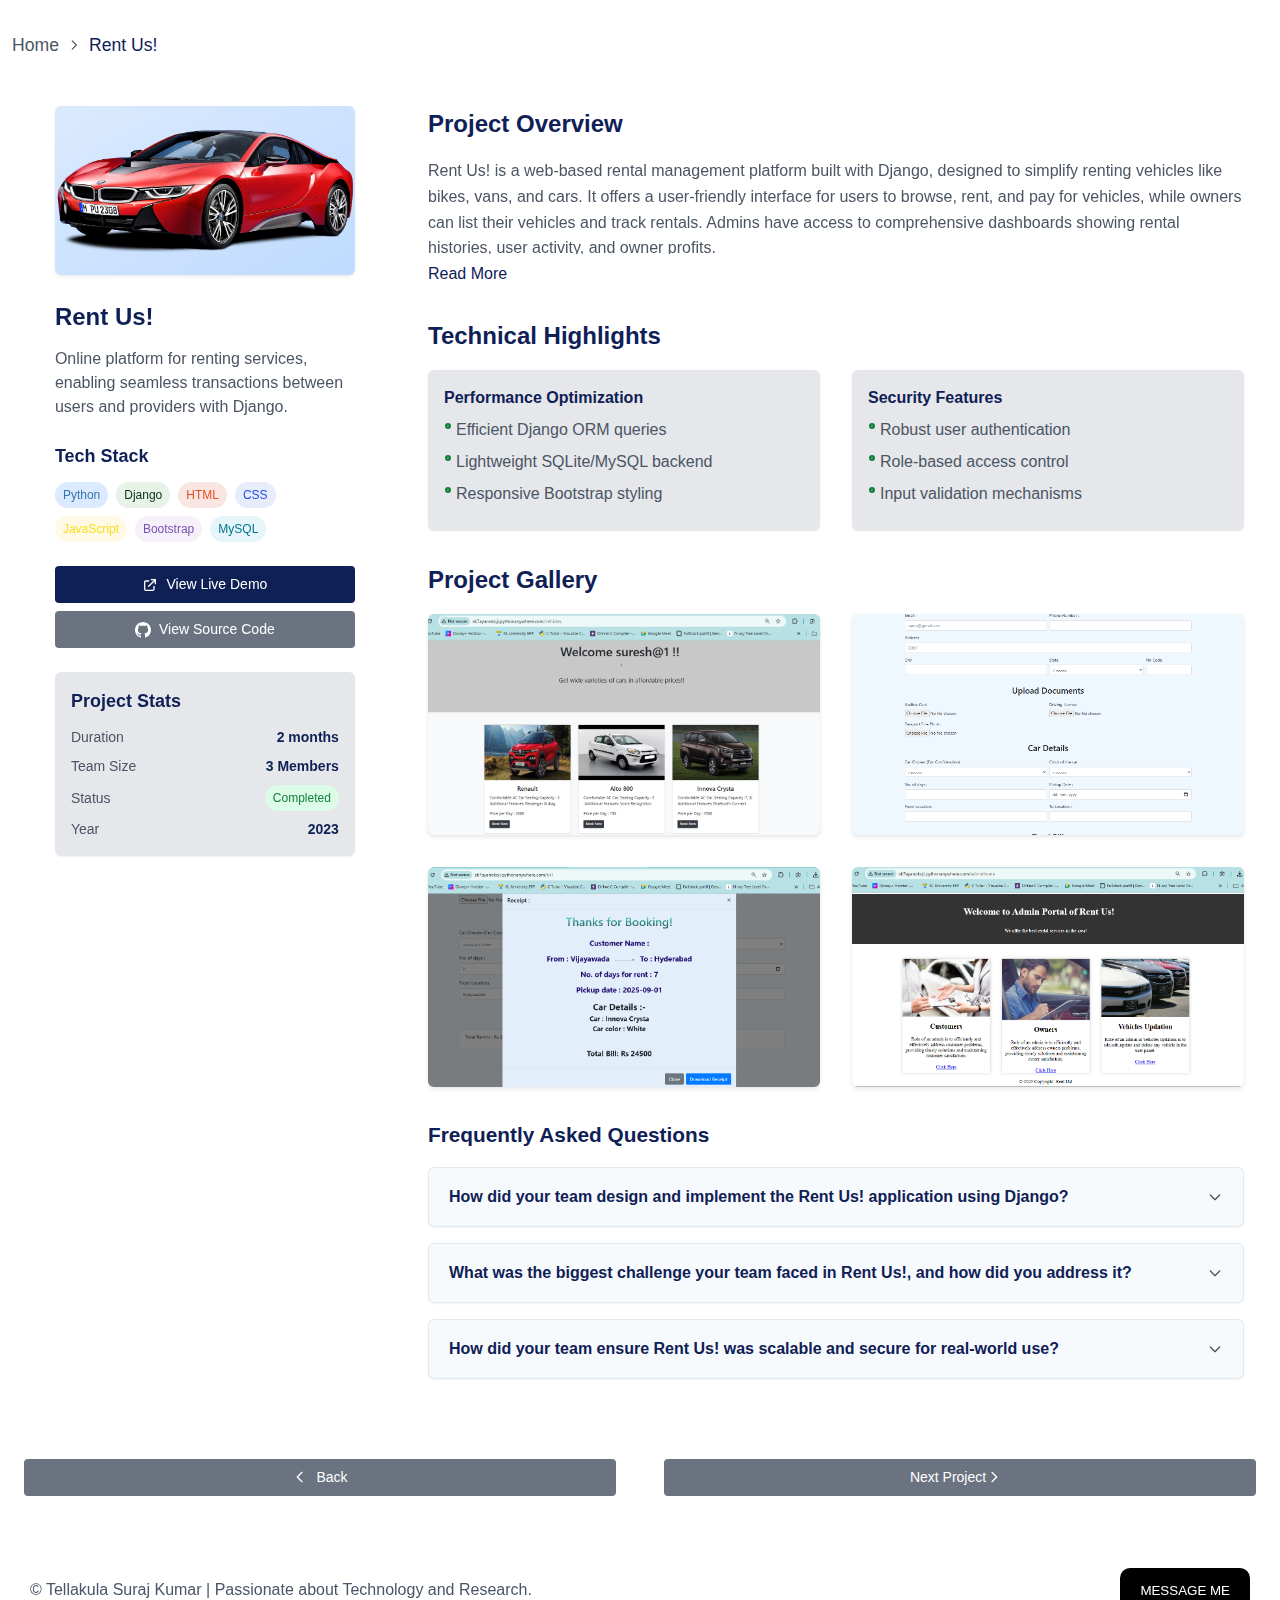
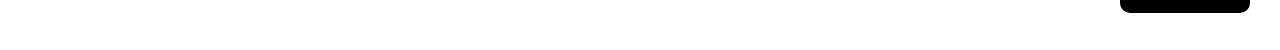
<file: Portfolio/rentus.html>
<!DOCTYPE html>
<html lang="en">

<head>
    <meta charset="UTF-8">
    <meta name="viewport" content="width=device-width, initial-scale=1.0">
    <link rel="icon" href="images/s-logo.png" type="image/png">
    <title>View Project Details | Suraj Kumar Tellakula</title>
    <link href="https://cdnjs.cloudflare.com/ajax/libs/font-awesome/5.10.0/css/all.min.css" rel="stylesheet">
    <link rel="stylesheet" href="details.css">
</head>

<body>
   <!-- Breadcrumb Navigation -->
    <section class="breadcrumb">
        <div class="container">
            <nav>
                <a href="index.html">Home</a>
                <svg fill="none" stroke="currentColor" viewBox="0 0 24 24">
                    <path stroke-linecap="round" stroke-linejoin="round" stroke-width="2" d="M9 5l7 7-7 7" />
                </svg>
                <span>Rent Us!</span>
            </nav>
        </div>
    </section>

    <!-- Main Content -->
    <section class="main-content">
        <div class="content-container">
            <div class="container">
                <div class="grid-container">
                    <!-- Sidebar -->
                    <div class="sidebar-container">
                        <div class="sidebar-content">
                            <!-- Project Hero Image -->
                            <div class="hero-image-container">
                                <img src="images/prjct-8.png" alt="Rent Us!" class="hero-image" loading="lazy" />
                            </div>

                            <!-- Project Title & Info -->
                            <div class="project-info">
                                <h1 class="project-title">Rent Us!</h1>
                                <p class="project-description">Online platform for renting services, enabling seamless transactions between users and providers with
                                    Django.</p>
                            </div>

                            <!-- Tech Stack -->
                            <div class="tech-stack">
                                <h3 class="tech-stack-title">Tech Stack</h3>
                                <div class="tech-tags">
                                    <span class="tech-tag python">Python</span>
                                    <span class="tech-tag django">Django</span>
                                    <span class="tech-tag html">HTML</span>
                                    <span class="tech-tag css">CSS</span>
                                    <span class="tech-tag javascript">JavaScript</span>
                                    <span class="tech-tag bootstrap">Bootstrap</span>
                                    <span class="tech-tag mysql">MySQL</span>
                                </div>
                            </div>

                            <!-- Project Links -->
                            <div class="project-links">
                                <a href="http://sk7ayanokoji.pythonanywhere.com/" class="btn btn-primary">
                                    <svg class="btn-icon" fill="none" stroke="currentColor" viewBox="0 0 24 24">
                                        <path stroke-linecap="round" stroke-linejoin="round" stroke-width="2"
                                            d="M10 6H6a2 2 0 00-2 2v10a2 2 0 002 2h10a2 2 0 002-2v-4M14 4h6m0 0v6m0-6L10 14" />
                                    </svg>
                                    View Live Demo
                                </a>
                                <a href="https://github.com/Surajk7725/SDP_PFSD" class="btn btn-secondary">
                                    <svg class="btn-icon" fill="currentColor" viewBox="0 0 24 24">
                                        <path
                                            d="M12 0c-6.626 0-12 5.373-12 12 0 5.302 3.438 9.8 8.207 11.387.599.111.793-.261.793-.577v-2.234c-3.338.726-4.033-1.416-4.033-1.416-.546-1.387-1.333-1.756-1.333-1.756-1.089-.745.083-.729.083-.729 1.205.084 1.839 1.237 1.839 1.237 1.07 1.834 2.807 1.304 3.492.997.107-.775.418-1.305.762-1.604-2.665-.305-5.467-1.334-5.467-5.931 0-1.311.469-2.381 1.236-3.221-.124-.303-.535-1.524.117-3.176 0 0 1.008-.322 3.301 1.23.957-.266 1.983-.399 3.003-.404 1.02.005 2.047.138 3.006.404 2.291-1.552 3.297-1.23 3.297-1.23.653 1.653.242 2.874.118 3.176.77.84 1.235 1.911 1.235 3.221 0 4.609-2.807 5.624-5.479 5.921.43.372.823 1.102.823 2.222v3.293c0 .319.192.694.801.576 4.765-1.589 8.199-6.086 8.199-11.386 0-6.627-5.373-12-12-12z" />
                                    </svg>
                                    View Source Code
                                </a>
                            </div>

                            <!-- Project Stats -->
                            <div class="stats-card">
                                <h4 class="stats-title">Project Stats</h4>
                                <div class="stats-list">
                                    <div class="stats-item">
                                        <span class="stats-label">Duration</span>
                                        <span class="stats-value">2 months</span>
                                    </div>
                                    <div class="stats-item">
                                        <span class="stats-label">Team Size</span>
                                        <span class="stats-value">3 Members</span>
                                    </div>
                                    <div class="stats-item">
                                        <span class="stats-label">Status</span>
                                        <span class="status-badge">Completed</span>
                                    </div>
                                    <div class="stats-item">
                                        <span class="stats-label">Year</span>
                                        <span class="stats-value">2023</span>
                                    </div>
                                </div>
                            </div>
                        </div>
                    </div>

                    <!-- Content Area -->
                    <div class="content-area">
                        <!-- Project Overview -->
                        <div class="overview-container">
                            <h2 class="text-3xl font-bold" style="color: var(--primary);">Project Overview</h2>
                            <div class="prose mt-6">
                                <div class="overview-text">
                                    <p>
                                        Rent Us! is a web-based rental management platform built with Django, designed to simplify 
                                        renting vehicles like bikes, vans, and cars. It offers a user-friendly interface for users to 
                                        browse, rent, and pay for vehicles, while owners can list their vehicles and track rentals. 
                                        Admins have access to comprehensive dashboards showing rental histories, user activity, and owner profits.  
                                    </p>
                                    <p>
                                        Key features include user authentication, role-based access (User, Owner, Admin), CRUD operations for managing vehicles 
                                        and users, payment integration, and a contact system for resolving disputes. The app uses SQLite locally and MySQL for 
                                        deployment on PythonAnywhere, ensuring scalability and responsiveness  across devices with Bootstrap-enhanced styling.
                                    </p>
                                </div>
                                <span class="read-more" onclick="toggleOverview()">Read More</span>
                            </div>
                        </div>

                        <!-- Technical Highlights -->
                        <div class="overview-container">
                            <h2 class="text-3xl font-bold" style="color: var(--primary);">Technical Highlights</h2>
                            <div class="technical-grid mt-6">
                                <div class="technical-card">
                                    <h4 class="text-lg font-semibold" style="color: var(--primary);">Performance
                                        Optimization</h4>
                                    <ul class="technical-list mt-3" style="color: var(--text-secondary);">
                                        <li>
                                            <svg class="w-0.5rem h-0.5rem" style="color: var(--success);"
                                                fill="currentColor" viewBox="0 0 24 24">
                                                <path d="M9 12l2 2 4-4m6 2a9 9 0 11-18 0 9 9 0 0118 0z" />
                                            </svg>
                                            Efficient Django ORM queries
                                        </li>
                                        <li>
                                            <svg class="w-0.5rem h-0.5rem" style="color: var(--success);"
                                                fill="currentColor" viewBox="0 0 24 24">
                                                <path d="M9 12l2 2 4-4m6 2a9 9 0 11-18 0 9 9 0 0118 0z" />
                                            </svg>
                                            Lightweight SQLite/MySQL backend
                                        </li>
                                        <li>
                                            <svg class="w-0.5rem h-0.5rem" style="color: var(--success);"
                                                fill="currentColor" viewBox="0 0 24 24">
                                                <path d="M9 12l2 2 4-4m6 2a9 9 0 11-18 0 9 9 0 0118 0z" />
                                            </svg>
                                            Responsive Bootstrap styling
                                        </li>
                                    </ul>
                                </div>
                                <div class="technical-card">
                                    <h4 class="text-lg font-semibold" style="color: var(--primary);">Security Features
                                    </h4>
                                    <ul class="technical-list mt-3" style="color: var(--text-secondary);">
                                        <li>
                                            <svg class="w-0.5rem h-0.5rem" style="color: var(--success);"
                                                fill="currentColor" viewBox="0 0 24 24">
                                                <path d="M9 12l2 2 4-4m6 2a9 9 0 11-18 0 9 9 0 0118 0z" />
                                            </svg>
                                            Robust user authentication
                                        </li>
                                        <li>
                                            <svg class="w-0.5rem h-0.5rem" style="color: var(--success);"
                                                fill="currentColor" viewBox="0 0 24 24">
                                                <path d="M9 12l2 2 4-4m6 2a9 9 0 11-18 0 9 9 0 0118 0z" />
                                            </svg>
                                            Role-based access control
                                        </li>
                                        <li>
                                            <svg class="w-0.5rem h-0.5rem" style="color: var(--success);"
                                                fill="currentColor" viewBox="0 0 24 24">
                                                <path d="M9 12l2 2 4-4m6 2a9 9 0 11-18 0 9 9 0 0118 0z" />
                                            </svg>
                                            Input validation mechanisms
                                        </li>
                                    </ul>
                                </div>
                            </div>
                        </div>

                        <!-- Project Gallery -->
                        <div class="overview-container">
                            <h2 class="text-3xl font-bold" style="color: var(--primary);">Project Gallery</h2>
                            <div class="gallery-grid mt-6">
                                <div class="gallery-item"
                                    style="background: linear-gradient(to bottom right, var(--primary-100), #bfdbfe);">
                                    <img src="details/rentus-1.png" alt="Display All Rental Vehicles" loading="lazy" />
                                </div>
                                <div class="gallery-item"
                                    style="background: linear-gradient(to bottom right, var(--success-100), #bbf7d0);">
                                    <img src="details/rentus-2.png" alt="Filling User Details" loading="lazy" />
                                </div>
                                <div class="gallery-item"
                                    style="background: linear-gradient(to bottom right, var(--accent-100), #e9d5ff);">
                                    <img src="details/rentus-3.png" alt="Price Estimation Details" loading="lazy" />
                                </div>
                                <div class="gallery-item"
                                    style="background: linear-gradient(to bottom right, var(--secondary-100), #d1d5db);">
                                    <img src="details/rentus-4.png" alt="Admin Page" loading="lazy" />
                                </div>
                            </div>
                        </div>


                        <!-- Frequency Asked Questions -->
                        <div class="faq-container">
                            <h2 class="faq-title">Frequently Asked Questions</h2>
                            <div class="faq-items">
                                <!-- FAQ Item 1 -->
                                <div class="faq-card">
                                    <button class="faq-toggle" data-target="faq-1">
                                        <h3 class="faq-question">How did your team design and implement the Rent Us! application using Django?
                                        </h3>
                                        <svg fill="none" stroke="currentColor" viewBox="0 0 24 24">
                                            <path stroke-linecap="round" stroke-linejoin="round" stroke-width="2"
                                                d="M19 9l-7 7-7-7" />
                                        </svg>
                                    </button>
                                    <div id="faq-1" class="faq-content">
                                        <p>
                                            My team designed Rent Us! by leveraging Django’s robust framework to create a modular, role-based system 
                                            for users, owners, and admins. We used Django’s authentication system for secure login and role management, 
                                            defining models for vehicles (bikes, vans, cars), rentals, and users, with MySQL for production and SQLite for 
                                            development. The frontend was built with HTML, CSS, and Bootstrap for responsive layouts, enhanced by JavaScript 
                                            for dynamic interactions like price calculations based on rental days.
                                        </p>
                                        <p>
                                            CRUD operations were implemented via Django views and templates, while admin dashboards used Django’s admin 
                                            interface to display rental histories and profits. Payment integration was added using a third-party API 
                                            (assumed, as not specified in the code), and a contact form was included to handle disputes, ensuring a 
                                            seamless experience across all user roles. 
                                        </p>
                                    </div>
                                </div>

                                <!-- FAQ Item 2 -->
                                <div class="faq-card">
                                    <button class="faq-toggle" data-target="faq-2">
                                        <h3 class="faq-question">What was the biggest challenge your team faced in Rent Us!, and how did you address it?
                                        </h3>
                                        <svg fill="none" stroke="currentColor" viewBox="0 0 24 24">
                                            <path stroke-linecap="round" stroke-linejoin="round" stroke-width="2"
                                                d="M19 9l-7 7-7-7" />
                                        </svg>
                                    </button>
                                    <div id="faq-2" class="faq-content">
                                        <p>
                                           The main challenge in Rent Us! was managing reliable database connections across MySQL, SQLite, MongoDB, and PostgreSQL, 
                                           as varying configurations caused connection failures and disrupted rental and user data access. 
                                           We created a backup project to test configurations, standardized on MySQL for production and SQLite for development, 
                                           and used Django’s settings module to simplify switching, testing thoroughly to ensure stable integration.
                                        </p>
                                        <p>
                                            Another issue was Stripe payment integration, where API errors and incomplete transaction flows blocked secure payments. 
                                            We pivoted to a manual payment system using HTML input forms, securely storing details in Django’s admin database with 
                                            validation, maintaining functionality while planning to revisit Stripe with better testing later.
                                        </p>
                                    </div>
                                </div>

                                <!-- FAQ Item 3 -->
                                <div class="faq-card">
                                    <button class="faq-toggle" data-target="faq-3">
                                        <h3 class="faq-question">How did your team ensure Rent Us! was scalable and secure for real-world use?</h3>
                                        <svg fill="none" stroke="currentColor" viewBox="0 0 24 24">
                                            <path stroke-linecap="round" stroke-linejoin="round" stroke-width="2"
                                                d="M19 9l-7 7-7-7" />
                                        </svg>
                                    </button>
                                    <div id="faq-3" class="faq-content">
                                        <p>
                                            To ensure scalability, we used Django’s efficient ORM for optimized database queries and switched 
                                           to MySQL for production on PythonAnywhere, which handles larger datasets better than SQLite. 
                                           The modular design with separate models for users, vehicles, and rentals allows easy scaling for 
                                           more vehicle types or users, while Bootstrap ensures a responsive UI for various devices.
                                        </p>
                                        <p>
                                            For security, we implemented Django’s authentication system with password hashing, role-based access 
                                            to restrict actions (e.g., only admins view profit data), and input validation to prevent injection attacks.
                                        </p>
                                    </div>
                                </div>

                            </div>
                        </div>

                    </div>

                </div>
            </div>

            <!-- Navigation Buttons -->
            <div class="navigation-buttons">
                <a href="index.html" class="btn btn-secondary">
                    <svg class="btn-icon" fill="none" stroke="currentColor" viewBox="0 0 24 24">
                        <path stroke-linecap="round" stroke-linejoin="round" stroke-width="2" d="M15 19l-7-7 7-7" />
                    </svg>
                    Back
                </a>
                <a href="object-detection.html" class="btn btn-secondary">
                    Next Project
                    <svg class="btn-icon" fill="none" stroke="currentColor" viewBox="0 0 24 24">
                        <path stroke-linecap="round" stroke-linejoin="round" stroke-width="2" d="M9 5l7 7-7 7" />
                    </svg>
                </a>
            </div>

        </div>
    </section>



    <footer class="footer">
        <div>
          <p class="text-center font-normal text-gray-700">
            &copy; <span id="year"></span> Tellakula Suraj Kumar | Passionate about Technology and Research.
          </p>
          <button class="button-2" onclick="window.location.href = 'mailto:surajkumar.ayanokoji.7@gmail.com'">MESSAGE
            ME</button>
        </div>
    </footer>

    <script src="details.js"></script>
</body>

</html>
</file>
<file: Portfolio/test.css>
.phone-number {
  position: absolute;
  top: 20px;
  right: 20px;
  background-color: #333;
  color: white;
  padding: 15px 10px;
  border-radius: 5px;
  font-size: 16px;
}

.Typography {
    font-family: Arial, sans-serif;
  }
  
.Typography--h1 {
  padding: 8rem;
  font-size: 3rem; 
  font-weight: bold;
  margin-bottom: 1rem;
  text-align: center; 
}
  
.Typography--blue-gray {
  color: #607d8b;
}

.text-container {
  font-family: Arial, sans-serif;
  max-width: 90%;
  width: 100%;
  margin: auto;
  text-align: center;
  font-size: 1.2rem; 
  line-height: 1.6;
  color: #607d8b; 
  padding: 10px;
}

/* ✅ Responsive Design for All Devices */
@media (max-width: 1024px) { 
  .text-container {
      font-size: 1.1rem;
      width: 95%;
  }
}

@media (max-width: 768px) { 
  .text-container {
      font-size: 1rem;
      padding: 8px;
  }
}

@media (max-width: 480px) { 
  .text-container {
      font-size: 0.9rem;
      width: 98%;
  }
}
  
.text-container--lead {
  font-size: 1.25rem; 
  text-align: center; 
  line-height: 1.5;
  margin-top: -7rem;
  margin-bottom: 3rem;
}
  
.text-container--gray {
  color: #777; 
}

.button {
  padding: 15px 20px;
  background-color: black;
  color: white;
  border: none;
  cursor: pointer;
  margin: 10px;
  width: 200px;
  border-radius:10px;
  text-align: center;
}
  
.center {
  display: flex;
  flex-direction: row;
  justify-content: center;
  align-items: center;
  height: auto;
  margin: 20px 0;
}


.alpha {
  padding:60px;
  margin-left:-50px;
  text-align: center; 
  color: #374151; 
  font-weight: 350; 
  text-transform: uppercase;
  margin-bottom: -50px;
}

.wrapper {
  display: flex;
  justify-content: center;
  align-items: center;
  flex-wrap: wrap;
  list-style: none;
  padding: 0;
  margin: 20px 0;
  gap: 15px; 
}

.wrapper .icon {
    border-radius: 50%;
    padding: -5px;
    margin: 15px;
    width: 50px; 
    height: 50px; 
    font-size: 24px; 
    display: flex;
    justify-content: center;
    align-items: center;
    cursor: pointer;
    transition: all 0.3s ease-in-out;
}

.wrapper .icon img {
    width: 100%;
    height: 100%;
    object-fit: contain;
}

.wrapper .icon.github i,
.wrapper .icon.linkedin i {
    color: black;
}

/* Responsive Design */
@media (max-width: 1024px) {
  .center {
    flex-direction: column;
    text-align: center;
  }

  .button {
    width: 90%;
    max-width: 250px;
  }

  .wrapper {
    flex-direction: row;
    justify-content: center;
  }
}

@media (max-width: 768px) {
  .wrapper {
    flex-direction: row;
    gap: 10px;
  }

  .wrapper .icon {
    width: 40px;
    height: 40px;
    font-size: 20px;
  }

  .alpha {
    font-size: 16px;
  }
}

.about-us{
  position: relative;
  display: flex;
  height: max-content;
  justify-content: center;
  align-items: center;
  width: 100%;
  padding: 70px 0;
}

.pic{
  height: 475px;
  width:  350px;
  border: 4px solid #fff;
  flex-shrink: 0;
}

.about{
  width: 1100px;
  max-width: 100%;
  margin: 0 auto;
  display: flex;
  align-items: center;
  justify-content: space-between;
  gap: 50px;
  flex-wrap: wrap;
}


.text {
  max-width: 600px;
  margin-top: 90px;
  flex: 1;
  text-align: left;
}

h2{
  font-weight: bold;
  font-size: 28px;
  text-align: center;
  margin-bottom: 12px;
  color: #333;
}

h5{
  font-size: 22px;
  font-weight: 500;
  margin-bottom: 15px;
  color: #555;
}

h5 span{
  color: #007bff;
  font-weight: bold;
}

p{
  font-size: 16px;
  line-height: 1.6;
  color: #444;
  letter-spacing: 1px; 
  margin-bottom: 10px;
}

strong {
  color: #222;
}

em {
  color: #007bff;
  font-style: normal;
  font-weight: 500;
}

/* ✅ Responsive Design */
@media screen and (max-width: 1024px) { /* Tablets */

  .pic {
    height: 350px;
    width: 300px;
  }

  .text {
    text-align: center;
    max-width: 90%;
  }
}

@media screen and (max-width: 768px) { /* Mobile Devices */
  .about-us {
    padding: 40px 15px;
  }

  .about {
    text-align: center;
    gap: 20px;
  }

  .pic {
    height: 300px;
    width: 280px;
  }

  .text {
    text-align: center;
    max-width: 100%;
    margin-top: -2px;
    padding: 0 15px;
  }

  h2 {
    font-size: 24px;
  }

  h5 {
    font-size: 20px;
  }

  p {
    font-size: 16px;
  }
}

@media screen and (max-width: 480px) { /* Small Phones */
  .pic {
    height: 250px;
    width: 250px;
  }

  h2 {
    font-size: 22px;
  }

  p {
    font-size: 15px;
    line-height: 1.5;
  }
}


.text-center {
  text-align: center;
  margin-bottom: 30px;
  margin-top: 40px;
}

h2.text-blue-gray {
  text-align: center;
  font-size: 2rem;
  margin-bottom: 30px;
  color: #607d8b; 
}


p.lead {
  max-width: 90%;
  width: 100%;
  margin: auto;
  text-align: center;
  font-size: 1.25rem;
  line-height: 1.75;
  color: #4a4a4a;
  padding: 10px;
}

/* ✅ Responsive Design */
@media (max-width: 1024px) { /* Tablets & smaller screens */
  h2.text-blue-gray {
      font-size: 1.8rem;
  }
  p.lead {
      font-size: 1.1rem;
      width: 95%;
  }
}

@media (max-width: 768px) { /* Smartphones */
  h2.text-blue-gray {
      font-size: 1.6rem;
  }
  p.lead {
      font-size: 1rem;
      padding: 8px;
  }
}

@media (max-width: 480px) { /* Small devices like iPhones, OnePlus */
  h2.text-blue-gray {
      font-size: 1.4rem;
  }
  p.lead {
      font-size: 0.9rem;
      width: 98%;
  }
}

.mx-auto {
  margin-left: auto;
  margin-right: auto;
}

.w-full {
  width: 100%;
}

.centered-text {
  display: -webkit-box;
  -webkit-line-clamp: 3; 
  -webkit-box-orient: vertical;
  overflow: hidden;
  text-overflow: ellipsis;
  max-width: 600px; 
  margin: 0 auto;
  text-align: center;
}


.px-4 {
  padding-left: 1rem; 
  padding-right: 1rem; 
}

.font-normal {
  font-weight: 400;
}

.lg\:w-6\/12 {
  width: 50%; 
}

.card-row {
  display: flex;
  flex-wrap: wrap;
  justify-content: center;
  gap: 50px;
  margin-top: 55px;
  margin-bottom: 100px;
}

.card {
  width: 300px;
  border-radius: 15px;
  overflow: hidden;
  box-shadow: 0px 2px 4px rgba(0, 0, 0, 0.2);
}

.card img {
  width: 100%;
  height: 200px; 
  object-fit: cover; 
  border-bottom: 1px solid #ddd; 
}

.card-content {
  padding: 16px;
  display: flex;
  flex-direction: column;
  align-items: center;
}

.card-content h3 {
  font-size: 20px;
  margin-bottom: 8px;
}

.card-content p {
  color: #666;
  font-size: 15px;
  line-height: 1.3;
}

.button-1 {
  padding: 15px 20px;
  background-color: black;
  color: white;
  border: none;
  cursor: pointer;
  border-radius:10px;
  margin-top: auto;
}

.footer > div {
  display: flex;
  justify-content: space-between;
  flex-wrap: wrap;
  position: relative;
  margin: 0px 30px 0px 30px;
  align-items: center;
}

.container 
{
   display: flex;
   flex-direction: column;
   width: 100%; 
}

.text-center 
{
   text-align: left; 
}

.font-normal 
{
   font-weight: 400; 
}

.text-gray-700 
{ 
  color: #4A5568; 
}

.button-2 {
  padding: 15px 20px;
  background-color: black;
  color: white;
  border: none;
  cursor: pointer;
  border-radius:10px;
  margin-left: auto;
}

/* For screens smaller than 768px (phones) */
@media (max-width: 767px) {
  .phone-number {
    top: 10px;
    right: 10px;
    font-size: 14px;
    padding: 10px;
  }
  
  .Typography--h1 {
    padding: 4rem;
    font-size: 2rem;
  }

  .text-container--lead {
    margin-top: -3rem;
  }

  .center {
    height: auto;
    flex-direction: column;
  }

  .button {
    margin-right: 0;
    margin-bottom: 10px;
  }

  .alpha {
    padding: 30px;
    margin-left: 25px;
    margin-bottom: -30px;
  }

  .wrapper {
    margin-left: 10px;
  }

  .pic {
    height: auto;
    width: 70%;
    margin-top: 50px;
    margin-bottom: 20px;
  }

  .card {
    width: 100%;
  }
}

/* For screens between 768px and 1023px (tablets) */
@media (min-width: 768px) and (max-width: 1023px) {
  .Typography--h1 {
    padding: 6rem;
    font-size: 2.5rem;
  }

  .text-container--lead {
    margin-top: -5rem;
  }

  .center {
    height: auto;
    flex-direction: column;
  }

  .button {
    margin-right: 0;
    margin-bottom: 10px;
  }

  .alpha {
    padding: 40px;
    margin-left: 20px;
    margin-bottom: -40px;
  }

  .wrapper {
    margin-left: 31px;
  }

  .about {
    flex-direction: column;
    align-items: center;
  }

  .pic {
    height: auto;
    width: 70%;
    margin-top: 50px;
    margin-bottom: 20px;
  }

  .card-row {
    display: flex;
    flex-wrap: wrap;
    gap: 60px; 
  }

  .card {
    width: 45%; 
    max-width: 300px; 
    min-height: 250px; 
    margin-right: -30px;
    align-items: center;
    text-align: center;
    background: #fff; 
    border-radius: 10px;
    box-shadow: 0px 4px 10px rgba(0, 0, 0, 0.1);
    padding: 20px;
  }
}

/* For screens 1024px and larger (desktops) */
@media (min-width: 1024px) {
  .phone-number {
    top: 20px;
    right: 20px;
    font-size: 16px;
    padding: 15px 10px;
  }

  .Typography--h1 {
    padding: 8rem;
    font-size: 3rem;
  }

  .text-container--lead {
    margin-top: -7rem;
  }

  .center {
    height: 5vh;
  }

  .button {
    margin-right: 50px;
    margin-bottom: 0;
  }

  .alpha {
    padding: 60px;
    margin-left: -50px;
    margin-bottom: -50px;
  }

  .wrapper {
    margin-left: -40px;
  }

  .about {
    flex-direction: row;
    align-items: flex-start;
  }

  .pic {
    height: 475px;
    width: 350px;
    margin-top: 100px;
    margin-bottom: 0;
  }

  .card-row {
    gap: 50px;
  }

  .card {
    width: 300px;
  }
}

/* For screens smaller than 414px (iPhones) - Project Cards */
@media (max-width: 414px) {
  .container.mx-auto.mb-20.text-center {
    padding: 0 10px;
  }

  .card-row {
    gap: 10px;
    margin-right: -20px;
    margin-bottom: 20px;
  }

  .card {
    width: calc(50% - 5px); 
  }

  .card img {
    height: 150px; 
  }

  .card-content h3 {
    font-size: 18px; 
  }

  .card-content p {
    font-size: 14px; 
  }
}

/* For screens smaller than 576px (Samsung and iPhones) - About Me */
@media (max-width: 575px) {
  .pic {
    height: auto; 
    width: 80%; 
    margin-top: 50px;
    margin-bottom: 20px;
  }

  .about {
    flex-direction: column; 
    align-items: center; 
  }

  .text {
    width: 90%; 
  }

  .text h2 {
    font-size: 2rem; 
  }

  .text h5 {
    font-size: 18px; 
    margin-bottom: 15px;
  }

  .text p {
    font-size: 16px; 
    line-height: 1.5;
  }
}
</file>
<file: Portfolio/details.css>
:root {
    --primary: #0f2056;
    --primary-100: #dbeafe;
    --primary-200: #bfdbfe;
    --success: #15803d;
    --success-100: #dcfce7;
    --accent: #7c3aed;
    --accent-100: #ede9fe;
    --secondary: #6b7280;
    --secondary-100: #e5e7eb;
    --warning: #d97706;
    --warning-100: #fef3c7;
    --text-secondary: #4b5563;
    --gray: #e5e7eb;
    --background: #ffffff;
    --text-primary: #111827;
}

* {
    margin: 0;
    padding: 0;
    box-sizing: border-box;
}

body {
    font-family: -apple-system, BlinkMacSystemFont, "Segoe UI", Roboto, sans-serif;
    background-color: var(--background);
    color: var(--text-primary);
    line-height: 1.5;
}

.container {
    max-width: 1280px;
    margin: 0 auto;
    padding: 0 0.75rem;
}

/* Breadcrumb Navigation */
.breadcrumb {
    padding: 2rem 0 1.5rem;
    margin-bottom: 1.5rem;
    background-color: var(--background);
}

.breadcrumb nav {
    display: flex;
    align-items: center;
    gap: 0.5rem;
    font-size: 1.1rem;
    color: var(--text-secondary);
}

.breadcrumb a {
    color: var(--text-secondary);
    text-decoration: none;
    transition: color 0.3s;
}

.breadcrumb a:hover {
    color: var(--primary);
}

.breadcrumb svg {
    width: 0.875rem;
    height: 0.875rem;
}

.breadcrumb span {
    color: var(--primary);
    font-weight: 500;
}

/* Main Content */
.main-content {
    padding-bottom: 3rem;
}

.grid-container {
    display: grid;
    gap: 2rem;
    grid-template-columns: 1fr;
}

@media (min-width: 1024px) {
    .grid-container {
        grid-template-columns: 320px minmax(0, 1fr);
    }
}

.content-container {
    max-width: 80rem;
    margin-left: auto;
    margin-right: auto;
    padding-left: 0.75rem;
    padding-right: 0.75rem;
}

@media (min-width: 640px) {
    .content-container {
        padding-left: 1rem;
        padding-right: 1rem;
    }
}

@media (min-width: 1024px) {
    .content-container {
        padding-left: 1.5rem;
        padding-right: 1.5rem;
    }
}

/* Sidebar */
.sidebar-container {
    width: 100%;
    max-width: 100%;
    margin-left: 0;
}

.sidebar-content {
    position: static;
    display: flex;
    flex-direction: column;
    gap: 1.5rem;
}

@media (min-width: 1024px) {
    .sidebar-container {
        max-width: 300px;
        margin-left: 0.5cm;
    }

    .sidebar-content {
        position: sticky;
        top: 4rem;
    }
}

/* Project Hero Image */
.hero-image-container {
    aspect-ratio: 16 / 9;
    background: linear-gradient(to bottom right, var(--primary-100), var(--primary-200));
    border-radius: 0.375rem;
    overflow: hidden;
    box-shadow: 0 2px 4px -1px rgba(0, 0, 0, 0.1);
}

.hero-image {
    width: 100%;
    height: 100%;
    object-fit: cover;
}

/* Project Title & Info */
.project-info {
    display: flex;
    flex-direction: column;
    gap: 0.75rem;
}

.project-title {
    font-size: 1.25rem;
    font-weight: 700;
    color: var(--primary);
}

.project-description {
    color: var(--text-secondary);
    font-size: 1rem;
}

/* Tech Stack */
.tech-stack {
    display: flex;
    flex-direction: column;
    gap: 0.75rem;
}

.tech-stack-title {
    font-size: 1rem;
    font-weight: 600;
    color: var(--primary);
}

.tech-tags {
    display: flex;
    flex-wrap: wrap;
    gap: 0.5rem;
}

.tech-tag {
    padding: 0.25rem 0.5rem;
    font-size: 0.75rem;
    font-weight: 500;
    border-radius: 9999px;
}

.tech-tag.react,
.tech-tag.redux {
    background-color: var(--primary-100);
    color: var(--primary);
}

.tech-tag.node,
.tech-tag.socket {
    background-color: var(--success-100);
    color: var(--success);
}

.tech-tag.mongodb {
    background-color: var(--accent-100);
    color: var(--accent);
}

.tech-tag.express {
    background-color: var(--secondary-100);
    color: var(--secondary);
}

.tech-tag.stripe {
    background-color: var(--warning-100);
    color: var(--warning);
}

.tech-tag.tailwind-css {
    color: #38B2AC; 
    background-color: var(--secondary-100); 
}

.tech-tag.python {
    color: #3776AB;
    background-color: var(--primary-100); 
}

.tech-tag.streamlit {
    color: #FF4B4B;
    background-color: var(--secondary-100); 
}

.tech-tag.openai {
    color: #10A37F;
    background-color: var(--success-100); 
}

.tech-tag.mailjet {
    color: #0072C6;
    background-color: var(--primary-200); 
}

.tech-tag.pandas {
    color: #2E7D32;
    background-color: var(--success-100); 
}

.tech-tag.opencv {
    color: #B22222;
    background-color: var(--warning-100);
}

.tech-tag.numpy {
    color: #4D77CF;
    background-color: var(--primary-100); 
}

.tech-tag.matplotlib {
    color: #11557C;
    background-color: var(--secondary-100); 
}

.tech-tag.tensorflow {
    color: #FF6F00;
    background-color: var(--warning-100); 
}

.tech-tag.githubapi {
    color: #FFFFFF;
    background-color: #24292E;
}

.tech-tag.axios {
    color: #5A29E4;
    background-color: #F7F7F7;
}

.tech-tag.django {
    color: #092E20;
    background-color: #E6F3E6;
}

.tech-tag.html {
    color: #E34F26;
    background-color: #F9E6E2;
}

.tech-tag.css {
    color: #264DE4;
    background-color: #E6ECF9;
}

.tech-tag.javascript {
    color: #F7DF1E;
    background-color: #FFF9E6;
}

.tech-tag.bootstrap {
    color:  #7952B3;
    background-color: #F5F0FA;
}

.tech-tag.mysql {
    color: #00758F;
    background-color: #E6F5FA;
}

.tech-tag.spring-boot {
    color: #6DB33F; 
    background-color: var(--secondary-100); 
}

.tech-tag.microservices {
    color: #6200EA; 
    background-color: var(--accent-100); 
}

/* Project Links */
.project-links {
    display: flex;
    flex-direction: column;
    gap: 0.5rem;
}

.btn {
    display: flex;
    align-items: center;
    justify-content: center;
    width: 100%;
    padding: 0.5rem 0.75rem;
    font-size: 0.875rem;
    font-weight: 500;
    border-radius: 0.25rem;
    text-decoration: none;
    transition: background-color 0.2s;
}

.btn-primary {
    background-color: var(--primary);
    color: white;
}

.btn-primary:hover {
    background-color: #1e3a8a;
}

.btn-secondary {
    background-color: var(--secondary);
    color: white;
}

.btn-secondary:hover {
    background-color: #4b5563;
}

.btn-icon {
    width: 1rem;
    height: 1rem;
    margin-right: 0.5rem;
}

/* Project Stats */
.stats-card {
    padding: 1rem;
    background-color: var(--gray);
    border-radius: 0.375rem;
    box-shadow: 0 1px 2px 0 rgba(0, 0, 0, 0.06);
}

.stats-title {
    font-size: 1rem;
    font-weight: 600;
    color: var(--primary);
    margin-bottom: 0.75rem;
}

.stats-list {
    display: flex;
    flex-direction: column;
    gap: 0.5rem;
}

.stats-item {
    display: flex;
    justify-content: space-between;
    align-items: center;
}

.stats-label {
    color: var(--text-secondary);
    font-size: 0.875rem;
}

.stats-value {
    font-weight: 600;
    color: var(--primary);
    font-size: 0.875rem;
}

.status-badge {
    padding: 0.25rem 0.5rem;
    font-size: 0.75rem;
    font-weight: 500;
    background-color: var(--success-100);
    color: var(--success);
    border-radius: 9999px;
}

/* Content Area */
.content-area {
    display: flex;
    flex-direction: column;
    gap: 2rem;
}

.overview-container {
    display: flex;
    flex-direction: column;
    gap: 1rem;
}

.prose p {
    margin-bottom: 0.75rem;
    color: var(--text-secondary);
    line-height: 1.6;
    font-size: 1rem;
}

.overview-text {
    max-height: 6rem;
    overflow: hidden;
    position: relative;
}

.read-more {
    display: inline-block;
    color: var(--primary);
    cursor: pointer;
    margin-top: 0.5rem;
    font-weight: 500;
    font-size: 1rem;
}

.overview-text.expanded {
    max-height: none;
}

.challenge-grid {
    display: grid;
    gap: 1rem;
    grid-template-columns: 1fr;
}

@media (min-width: 768px) {
    .challenge-grid {
        grid-template-columns: repeat(auto-fit, minmax(250px, 1fr));
    }
}

.card,
.technical-card {
    background-color: var(--gray);
    padding: 1rem;
    border-radius: 0.375rem;
    box-shadow: 0 1px 2px rgba(0, 0, 0, 0.1);
}

.technical-grid {
    display: grid;
    gap: 2rem;
}

@media (min-width: 1024px) {
    .technical-grid {
        grid-template-columns: repeat(2, 1fr);
    }
}

.technical-list li {
    display: flex;
    align-items: flex-start;
    gap: 0.25rem;
    margin-bottom: 0.5rem;
    margin-top: 0.5rem;
    font-size: 1rem;
}

.technical-list svg {
    width: 0.5rem;
    height: 0.5rem;
    margin-top: 0.25rem;
}

.gallery-grid {
    display: grid;
    gap: 2rem;
}

@media (min-width: 768px) {
    .gallery-grid {
        grid-template-columns: repeat(2, 1fr);
    }
}

.gallery-item {
    aspect-ratio: 16 / 9;
    border-radius: 0.375rem;
    overflow: hidden;
    box-shadow: 0 2px 4px rgba(0, 0, 0, 0.1);
}

.gallery-item img {
    width: 100%;
    height: 100%;
    object-fit: cover;
    transition: transform 0.3s;
}

.gallery-item img:hover {
    transform: scale(1.05);
}

/* FAQ Section */
.faq-container {
    display: flex;
    flex-direction: column;
    gap: 1rem;
}

.faq-title {
    font-size: 1.125rem;
    font-weight: 700;
    color: var(--primary);
}

.faq-items {
    display: flex;
    flex-direction: column;
    gap: 1rem;
}

.faq-card {
    border-radius: 0.375rem;
    border: 1px solid rgb(226 232 240);
    background-color: #F7FAFC;
    padding: 0.75rem;
    box-shadow: 0 1px 2px 0 rgba(0, 0, 0, 0.05);
    transition: all 0.3s cubic-bezier(0, 0, 0.2, 1);
}

.faq-card:hover {
    box-shadow: 0 2px 4px -1px rgba(0, 0, 0, 0.1);
}

.faq-toggle {
    width: 100%;
    text-align: left;
    display: flex;
    justify-content: space-between;
    align-items: center;
    background: none;
    border: none;
    padding: 0.5rem;
    cursor: pointer;
}

.faq-toggle:focus {
    outline: none;
}

.faq-question {
    font-size: 1rem;
    font-weight: 600;
    color: var(--primary);
}

.faq-toggle svg {
    width: 1rem;
    height: 1rem;
    color: var(--text-secondary);
    transition: transform 0.3s ease;
}

.faq-content {
    display: none;
    margin-top: 0.75rem;
    padding-top: 0.75rem;
    border-top: 1px solid #d1d5db;
}

.faq-content.show {
    display: block;
}

.faq-content p {
    color: var(--text-secondary);
    margin-bottom: 0.75rem;
    font-size: 1rem;
}

.faq-content ul {
    list-style: disc;
    padding-left: 1.25rem;
    color: var(--text-secondary);
    display: flex;
    flex-direction: column;
    gap: 0.25rem;
}

.faq-grid {
    display: grid;
    gap: 0.75rem;
    margin-bottom: 0.5rem;
}

@media (min-width: 768px) {
    .faq-grid {
        grid-template-columns: repeat(2, 1fr);
    }
}

.faq-content h4 {
    font-weight: 600;
    color: var(--primary);
    margin-bottom: 0.5rem;
}

.faq-content ul.text-sm {
    font-size: 0.875rem;
}

.faq-subcontent {
    display: flex;
    flex-direction: column;
    gap: 0.5rem;
}

.faq-subcontent p.text-sm {
    font-size: 0.875rem;
    color: var(--text-secondary);
}

/* Navigation Buttons */
.navigation-buttons {
    display: flex;
    flex-direction: column;
    gap: 3rem;
    margin-top: 5rem;
    margin-bottom: 1.5rem;
    align-items: center;
}

@media (min-width: 640px) {
    .navigation-buttons {
        flex-direction: row;
        justify-content: space-between;
        gap: 3rem;
    }
}

.navigation-buttons .btn.btn-secondary:first-child {
    margin-left: 0;
}

.navigation-buttons .btn.btn-secondary:last-child {
    align-self: auto;
}

/* Responsive Design */
@media (max-width: 640px) {
    .breadcrumb {
        padding: 1.5rem 0 1rem;
    }

    .main-content {
        padding-bottom: 2rem;
    }

    .grid-container {
        gap: 1.5rem;
    }

    .project-title {
        font-size: 1.125rem;
    }

    .tech-stack-title {
        font-size: 0.875rem;
    }

    .stats-title {
        font-size: 0.875rem;
    }

    .faq-title {
        font-size: 1rem;
    }

    .faq-question {
        font-size: 0.875rem;
    }
}

@media (min-width: 1024px) {
    .grid-container {
        grid-template-columns: 360px minmax(0, 1fr);
    }

    .challenge-grid,
    .technical-grid,
    .gallery-grid {
        grid-template-columns: repeat(2, 1fr);
    }

    .project-title {
        font-size: 1.5rem;
    }

    .tech-stack-title {
        font-size: 1.125rem;
    }

    .stats-title {
        font-size: 1.125rem;
    }

    .faq-title {
        font-size: 1.3rem;
    }
}

/* Footer */

.footer {
    margin-bottom: 1cm;
}

.footer>div {
    display: flex;
    justify-content: space-between;
    flex-wrap: wrap;
    position: relative;
    margin: 0px 30px 0px 30px;
    align-items: center;
}

.container {
    display: flex;
    flex-direction: column;
    width: 100%;
}

.text-gray-700 {
    color: #4A5568;
}

.button-2 {
    padding: 15px 20px;
    background-color: black;
    color: white;
    border: none;
    cursor: pointer;
    border-radius: 10px;
    margin-left: auto;
}

code {
    color: #f0f5f6;
    background-color: #0c0c0c;
    padding: 2px 4px;
    border-radius: 3px;
}
</file>
